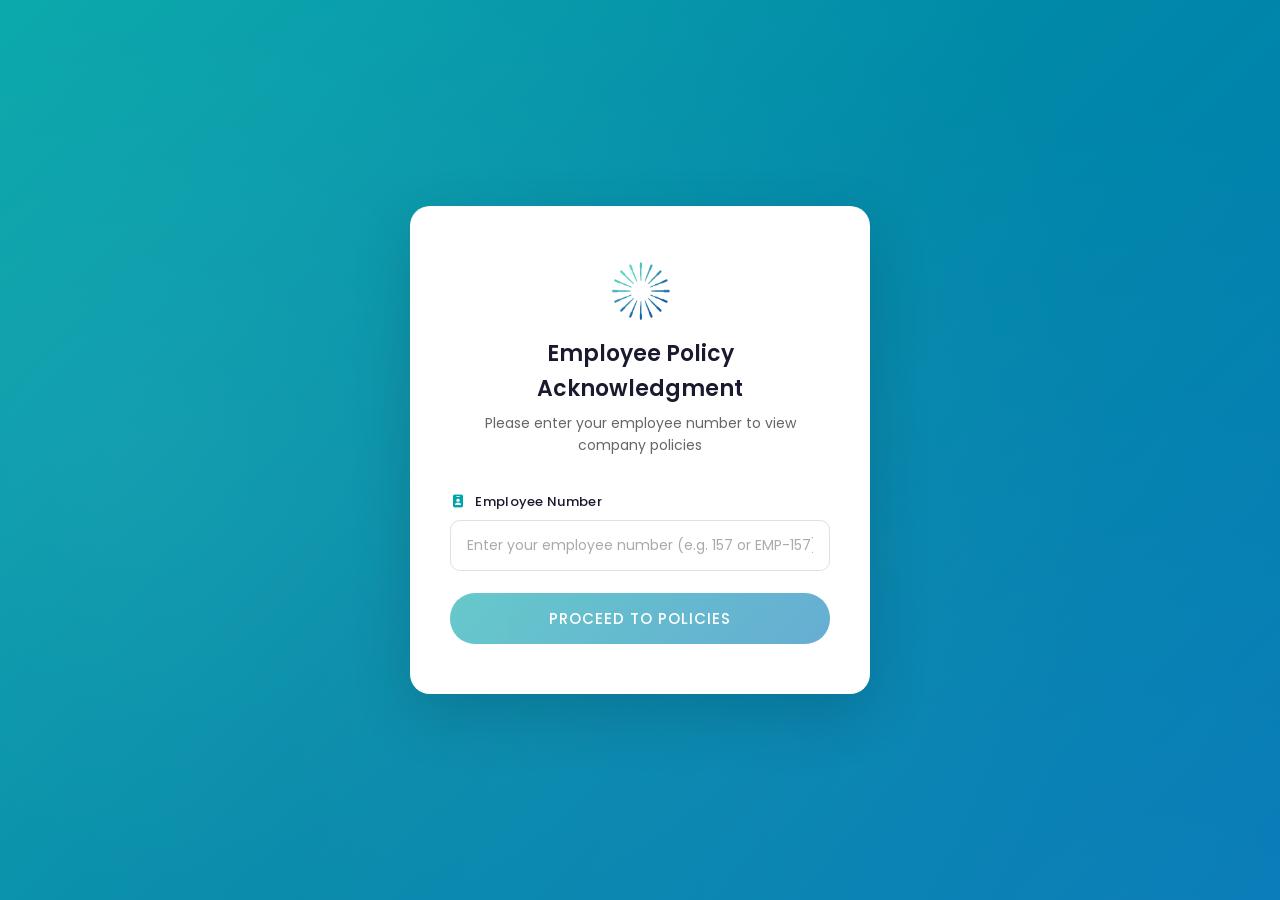
<file: index.html>
<!DOCTYPE html>
<html lang="en">
<head>
    <meta charset="UTF-8">
    <meta name="viewport" content="width=device-width, initial-scale=1.0">
    <title>Employee Policy Acknowledgment - Brand Soluxions Inc.</title>
    <link rel="icon" type="image/png" href="assets/images/Logo.png">
    <link href="https://fonts.googleapis.com/css2?family=Poppins:wght@300;400;500;600;700&display=swap" rel="stylesheet">
    <link rel="stylesheet" href="https://cdnjs.cloudflare.com/ajax/libs/font-awesome/6.4.0/css/all.min.css">
    <link rel="stylesheet" href="assets/css/style.css">
</head>
<body>
    <div class="login-page">
        <div class="login-card">
            <div class="login-logo">
                <img src="assets/images/Logo.png" alt="Brand Soluxions Inc.">
            </div>

            <div class="login-title">
                <h1>Employee Policy Acknowledgment</h1>
                <p>Please enter your employee number to view company policies</p>
            </div>

            <div id="alertBox"></div>

            <form id="loginForm" novalidate>
                <div class="form-group">
                    <label for="employee_number"><i class="fas fa-id-badge"></i> Employee Number</label>
                    <input type="text" id="employee_number" name="employee_number" placeholder="Enter your employee number (e.g. 157 or EMP-157)" required autocomplete="off">
                    <div class="error-message" id="empNumError">Please enter a valid employee number</div>
                </div>

                <div class="employee-preview" id="employeePreview">
                    <div class="employee-preview-icon">
                        <i class="fas fa-user-check"></i>
                    </div>
                    <div class="employee-preview-info">
                        <strong id="previewName"></strong>
                        <span id="previewDept"></span>
                    </div>
                </div>

                <div class="form-group" id="pinGroup" style="display:none;">
                    <label for="pin_input"><i class="fas fa-lock"></i> PIN</label>
                    <input type="password" id="pin_input" name="pin_input" placeholder="Enter your PIN" autocomplete="off">
                    <div class="error-message" id="pinError">Incorrect PIN</div>
                </div>

                <button type="submit" class="btn btn-primary" id="submitBtn" disabled>
                    <span id="btnText">PROCEED TO POLICIES</span>
                </button>
            </form>
        </div>
    </div>

    <script>
var employees = {"EMP-000":{"name":"Nicholai Catral","first_name":"Nicholai","last_name":"Catral","middle_name":"Guiang","department":"CEO","position":"Chief Executive Officer","pin":"1234"},"EMP-001":{"name":"Dennis Admana","first_name":"Dennis","last_name":"Admana","middle_name":"Vidal","department":"Production","position":"Production Operation - Support Officer","pin":"1234"},"EMP-002":{"name":"Randy Paligar","first_name":"Randy","last_name":"Paligar","middle_name":"Capua","department":"Warehouse & Logistics","position":"Warehouse & Logistics Supervisor","pin":"1234"},"EMP-003":{"name":"Aisel Encinares","first_name":"Aisel","last_name":"Encinares","middle_name":"Gutierrez","department":"Support Services","position":"Senior Support Services Manager","pin":"1234"},"EMP-004":{"name":"Angeli Mari San Luis","first_name":"Angeli Mari","last_name":"San Luis","middle_name":"Datu","department":"Admin","position":"Admin Manager","pin":"1234"},"EMP-005":{"name":"Lorna Buama","first_name":"Lorna","last_name":"Buama","middle_name":"Ravago","department":"Production","position":"Planning & Admin Supervisor","pin":"1234"},"EMP-006":{"name":"Mark Lester Miedes","first_name":"Mark Lester","last_name":"Miedes","middle_name":"Fernandez","department":"Quality Control & Assurance","position":"QC Line Inspector","pin":"1234"},"EMP-007":{"name":"Michelle San Jose","first_name":"Michelle","last_name":"San Jose","middle_name":"Lustado","department":"Warehouse & Logistics","position":"Senior Warehouse & Logistics Supervisor","pin":"1234"},"EMP-008":{"name":"Julie Ann Awit","first_name":"Julie Ann","last_name":"Awit","middle_name":"Dela Cruz","department":"Purchasing","position":"Purchasing Supervisor","pin":"1234"},"EMP-009":{"name":"Jonieva Nicoleth Botin","first_name":"Jonieva Nicoleth","last_name":"Botin","middle_name":"Padilla","department":"Quality Control & Assurance","position":"QC Line Inspector","pin":"1234"},"EMP-010":{"name":"Jhon Dela Cruz","first_name":"Jhon","last_name":"Dela Cruz","middle_name":"David","department":"Warehouse & Logistics","position":"Warehouse Specialist","pin":"1234"},"EMP-011":{"name":"Lyka Salimbot","first_name":"Lyka","last_name":"Salimbot","middle_name":"Opanda","department":"Quality Control & Assurance","position":"QC Line Inspector","pin":"1234"},"EMP-012":{"name":"Maybelle Degala","first_name":"Maybelle","last_name":"Degala","middle_name":"Roxas","department":"Production","position":"TL Pillow Pack - Area 2","pin":"1234"},"EMP-014":{"name":"Alan Pamada","first_name":"Alan","last_name":"Pamada","middle_name":"Cam","department":"Warehouse & Logistics","position":"Dispensing Staff - Area 1","pin":"1234"},"EMP-015":{"name":"Reinier John Maniago","first_name":"Reinier John","last_name":"Maniago","middle_name":"Panaligan","department":"Quality Control & Assurance","position":"QC Analyst - Soap","pin":"1234"},"EMP-016":{"name":"Amiel Gutierrez","first_name":"Amiel","last_name":"Gutierrez","middle_name":"San Juan","department":"Warehouse & Logistics","position":"Forklift Operator & Delivery Helper/Stockman","pin":"1234"},"EMP-017":{"name":"John Kenneth Balmeo","first_name":"John Kenneth","last_name":"Balmeo","middle_name":"Francisco","department":"Production","position":"Production Preparation- Compounding","pin":"1234"},"EMP-018":{"name":"Paula Jean San Juan","first_name":"Paula Jean","last_name":"San Juan","middle_name":"Campo","department":"Quality Control & Assurance","position":"QC Line Inspector","pin":"1234"},"EMP-019":{"name":"Charyleen Lou Meraña","first_name":"Charyleen Lou","last_name":"Meraña","middle_name":"Natividad","department":"Warehouse & Logistics","position":"Inventory Controller Specialist","pin":"1234"},"EMP-020":{"name":"Michael Francisco","first_name":"Michael","last_name":"Francisco","middle_name":"Villaflores","department":"Warehouse & Logistics","position":"TL Dispensing - Area 1","pin":"1234"},"EMP-021":{"name":"Mark John Quirap","first_name":"Mark John","last_name":"Quirap","middle_name":"Bual","department":"Production","position":"TL Compounding - Area 1","pin":"1234"},"EMP-022":{"name":"Airon John Leysa","first_name":"Airon John","last_name":"Leysa","middle_name":"Talavera","department":"Production","position":"Production Staff","pin":"1234"},"EMP-023":{"name":"Joey Tayoto","first_name":"Joey","last_name":"Tayoto","middle_name":"Calibo","department":"Production","position":"Production Staff","pin":"1234"},"EMP-024":{"name":"Russel Bautista","first_name":"Russel","last_name":"Bautista","middle_name":"San Juan","department":"Production","position":"TL Compounding - Area 2","pin":"1234"},"EMP-025":{"name":"Earnest Joy Nolasco","first_name":"Earnest Joy","last_name":"Nolasco","middle_name":"Cerafica","department":"Research & Development","position":"Junior Formulator","pin":"1234"},"EMP-026":{"name":"Jianne Mae Santos","first_name":"Jianne Mae","last_name":"Santos","middle_name":"Dilidili","department":"Sales","position":"Sales Staff","pin":"1234"},"EMP-027":{"name":"Danica Castillo","first_name":"Danica","last_name":"Castillo","middle_name":"Gagula","department":"Production","position":"Compounding Production Supervisor","pin":"1234"},"EMP-029":{"name":"Erickson Roxas","first_name":"Erickson","last_name":"Roxas","middle_name":"San Juan","department":"Warehouse & Logistics","position":"Driver","pin":"1234"},"EMP-030":{"name":"Mikee Bauyon","first_name":"Mikee","last_name":"Bauyon","middle_name":"Peñada","department":"Human Resources","position":"Compensation & Benefits Supervisor","pin":"1234"},"EMP-031":{"name":"Rai Von Ree Fontanilla","first_name":"Rai Von Ree","last_name":"Fontanilla","middle_name":"Sacil","department":"Warehouse & Logistics","position":"TL - Material Premix Preparation","pin":"1234"},"EMP-032":{"name":"Rodolfo San Felipe","first_name":"Rodolfo","last_name":"San Felipe","middle_name":"Maybituin","department":"Warehouse & Logistics","position":"Dispensing Staff - Area 2","pin":"1234"},"EMP-033":{"name":"Maica Regidor","first_name":"Maica","last_name":"Regidor","middle_name":"Bernardo","department":"Production","position":"Data Encoder","pin":"1234"},"EMP-034":{"name":"Jeralyn Catarining","first_name":"Jeralyn","last_name":"Catarining","middle_name":"Makidato","department":"Production","position":"Production Staff","pin":"1234"},"EMP-035":{"name":"Ersan Solidor Jr.","first_name":"Ersan","last_name":"Solidor Jr.","middle_name":"Silayan","department":"Production","position":"Production Staff","pin":"1234"},"EMP-036":{"name":"Josephine Dela Rosa","first_name":"Josephine","last_name":"Dela Rosa","middle_name":"Villegas","department":"Production","position":"Production Staff","pin":"1234"},"EMP-037":{"name":"Nathaniel Perez","first_name":"Nathaniel","last_name":"Perez","middle_name":"Mendoza","department":"Production","position":"Production Staff","pin":"1234"},"EMP-038":{"name":"Ahlen Ken Batalon","first_name":"Ahlen Ken","last_name":"Batalon","middle_name":"Alasco","department":"Marketing & Creative","position":"Marketing & Creative Supervisor","pin":"1234"},"EMP-039":{"name":"Olivar Ocampo","first_name":"Olivar","last_name":"Ocampo","middle_name":"Castañeda","department":"Admin","position":"Utility Personnel","pin":"1234"},"EMP-040":{"name":"Rhodora Evangelista","first_name":"Rhodora","last_name":"Evangelista","middle_name":"Amaba","department":"Production","position":"Production Staff","pin":"1234"},"EMP-041":{"name":"Alizza Lustado","first_name":"Alizza","last_name":"Lustado","middle_name":"Santos","department":"Admin","position":"Facility & Supplies Supervisor","pin":"1234"},"EMP-042":{"name":"Vincent Harvey Mata","first_name":"Vincent Harvey","last_name":"Mata","middle_name":"Espiritu Santo","department":"Quality Control & Assurance","position":"QC Supervisor","pin":"1234"},"EMP-043":{"name":"Miradeth Aglibot","first_name":"Miradeth","last_name":"Aglibot","middle_name":"Ogdiman","department":"Production","position":"Production Staff","pin":"1234"},"EMP-044":{"name":"Leonardo Moya","first_name":"Leonardo","last_name":"Moya","middle_name":"Concha","department":"Executive","position":"Executive Driver","pin":"1234"},"EMP-045":{"name":"Robert Malate","first_name":"Robert","last_name":"Malate","middle_name":"De Guzman","department":"Warehouse & Logistics","position":"Inventory Clerk","pin":"1234"},"EMP-046":{"name":"Mark Ivan Detera","first_name":"Mark Ivan","last_name":"Detera","middle_name":"Hizarsa","department":"Production","position":"Production Staff","pin":"1234"},"EMP-047":{"name":"Mario De Pancho Jr.","first_name":"Mario","last_name":"De Pancho Jr.","middle_name":"Molina","department":"Production","position":"Production Staff","pin":"1234"},"EMP-048":{"name":"Maricel Lustado","first_name":"Maricel","last_name":"Lustado","middle_name":"San Jose","department":"Admin","position":"Utility Personnel","pin":"1234"},"EMP-049":{"name":"Jaybee Galliguez","first_name":"Jaybee","last_name":"Galliguez","middle_name":"Julian","department":"Plant Maintenance","position":"Facility Technician","pin":"1234"},"EMP-050":{"name":"Joan Javier","first_name":"Joan","last_name":"Javier","middle_name":"Nepomuceno","department":"Quality Control & Assurance","position":"QC Line Inspector","pin":"1234"},"EMP-051":{"name":"Christian Noel Clemente","first_name":"Christian Noel","last_name":"Clemente","middle_name":"Salmorin","department":"Production","position":"Production Staff","pin":"1234"},"EMP-052":{"name":"Jeffrey Santos","first_name":"Jeffrey","last_name":"Santos","middle_name":"Quiambao","department":"Warehouse & Logistics","position":"Warehouse Checker  - Angono","pin":"1234"},"EMP-053":{"name":"Joerghie Anne Moreno","first_name":"Joerghie Anne","last_name":"Moreno","middle_name":"Isidro","department":"Quality Control & Assurance","position":"QC Line Inspector","pin":"1234"},"EMP-054":{"name":"Garry Zaldy Javier","first_name":"Garry Zaldy","last_name":"Javier","middle_name":"Cuya","department":"Production","position":"Production Staff","pin":"1234"},"EMP-055":{"name":"Gibsean Jay Apines","first_name":"Gibsean Jay","last_name":"Apines","middle_name":"Arellano","department":"Production","position":"Production Staff","pin":"1234"},"EMP-056":{"name":"Erma Barreto","first_name":"Erma","last_name":"Barreto","middle_name":"Soliven","department":"Executive","position":"Chief Commercial Officer","pin":"1234"},"EMP-061":{"name":"Serlouis Fontanilla","first_name":"Serlouis","last_name":"Fontanilla","middle_name":"Tabios","department":"Production","position":"TL Cutting - Area 1","pin":"1234"},"EMP-067":{"name":"Ayan Capellan","first_name":"Ayan","last_name":"Capellan","middle_name":"Cesar","department":"Warehouse & Logistics","position":"TL Dispensing - Area 2","pin":"1234"},"EMP-068":{"name":"Jameslee Capistrano","first_name":"Jameslee","last_name":"Capistrano","middle_name":"Avillanida","department":"Warehouse & Logistics","position":"Dispensing Staff - Area 1","pin":"1234"},"EMP-069":{"name":"Ruzzel Jerzce Congollo","first_name":"Ruzzel Jerzce","last_name":"Congollo","middle_name":"Tandayu","department":"Warehouse & Logistics","position":"Delivery Helper / Stockman","pin":"1234"},"EMP-071":{"name":"Al Jason Haguimit","first_name":"Al Jason","last_name":"Haguimit","middle_name":"Sarco","department":"Production","position":"Production Staff","pin":"1234"},"EMP-073":{"name":"Kirk Mongote","first_name":"Kirk","last_name":"Mongote","middle_name":"Valencia","department":"Warehouse & Logistics","position":"Warehouse Checker  - Taytay","pin":"1234"},"EMP-077":{"name":"Kenneth John Villaraza","first_name":"Kenneth John","last_name":"Villaraza","middle_name":"Jintula","department":"Warehouse & Logistics","position":"Delivery Helper / Stockman","pin":"1234"},"EMP-082":{"name":"Rowell Malaguplo","first_name":"Rowell","last_name":"Malaguplo","middle_name":"Orteza","department":"Purchasing","position":"Technical Analyst","pin":"1234"},"EMP-083":{"name":"Cyrell Jade Navarro","first_name":"Cyrell Jade","last_name":"Navarro","middle_name":"Crisologo","department":"Production","position":"Data Encoder","pin":"1234"},"EMP-087":{"name":"Bernard Hermida","first_name":"Bernard","last_name":"Hermida","middle_name":"","department":"Warehouse & Logistics","position":"Dispensing Staff - Area 2","pin":"1234"},"EMP-088":{"name":"Kirstein Kyla De Leon","first_name":"Kirstein Kyla","last_name":"De Leon","middle_name":"Ramos","department":"Quality Control & Assurance","position":"Document Controller","pin":"1234"},"EMP-089":{"name":"Xandra Zuñiga","first_name":"Xandra","last_name":"Zuñiga","middle_name":"Morata","department":"Research & Development","position":"Research & Development Manager","pin":"1234"},"EMP-093":{"name":"Elleonor Lirio","first_name":"Elleonor","last_name":"Lirio","middle_name":"Nievera","department":"Human Resources","position":"Company Nurse","pin":"1234"},"EMP-094":{"name":"Reniel Gallar","first_name":"Reniel","last_name":"Gallar","middle_name":"Santos","department":"Marketing & Creative","position":"Multimedia Artist","pin":"1234"},"EMP-096":{"name":"Justine Garrovillas","first_name":"Justine","last_name":"Garrovillas","middle_name":"Fombuena","department":"Warehouse & Logistics","position":"Dispensing Staff - Area 2","pin":"1234"},"EMP-097":{"name":"Diane Vocal","first_name":"Diane","last_name":"Vocal","middle_name":"Celebre","department":"Human Resources","position":"Recruitment Staff","pin":"1234"},"EMP-108":{"name":"Norielle Marquez","first_name":"Norielle","last_name":"Marquez","middle_name":"Saldana","department":"Warehouse & Logistics","position":"Compounding Materials Preparation","pin":"1234"},"EMP-109":{"name":"Ryan Merioles","first_name":"Ryan","last_name":"Merioles","middle_name":"Pueblos","department":"Plant Maintenance Office","position":"Plant Maintenance Manager","pin":"1234"},"EMP-110":{"name":"Mikko Sumagui","first_name":"Mikko","last_name":"Sumagui","middle_name":"Astijada","department":"Warehouse & Logistics","position":"Compounding Materials Preparation","pin":"1234"},"EMP-122":{"name":"Irene Montes","first_name":"Irene","last_name":"Montes","middle_name":"Gonzalvo","department":"Finance & Accounting","position":"Finance & Accounting Manager","pin":"1234"},"EMP-125":{"name":"Albert Pelaez","first_name":"Albert","last_name":"Pelaez","middle_name":"Margate","department":"Admin","position":"Utility Personnel","pin":"1234"},"EMP-131":{"name":"Anri Francisco","first_name":"Anri","last_name":"Francisco","middle_name":"Reyes","department":"Quality Control & Assurance","position":"QC Analyst - Soap","pin":"1234"},"EMP-132":{"name":"Drake Aldrin Ignacio","first_name":"Drake Aldrin","last_name":"Ignacio","middle_name":"Aldrin","department":"Warehouse & Logistics","position":"Dispensing Staff - Area 1","pin":"1234"},"EMP-139":{"name":"Jan Krizyl Gozum","first_name":"Jan Krizyl","last_name":"Gozum","middle_name":"Ruedas","department":"Purchasing","position":"Purchasing Staff","pin":"1234"},"EMP-140":{"name":"Ronalyn Evasco","first_name":"Ronalyn","last_name":"Evasco","middle_name":"Porral","department":"Finance & Accounting","position":"General Accountant","pin":"1234"},"EMP-142":{"name":"Jason Giray","first_name":"Jason","last_name":"Giray","middle_name":"Plandiano","department":"Warehouse & Logistics","position":"Delivery Helper / Stockman","pin":"1234"},"EMP-143":{"name":"Angelica Banua","first_name":"Angelica","last_name":"Banua","middle_name":"Santos","department":"Finance & Accounting","position":"General Accountant","pin":"1234"},"EMP-144":{"name":"Kreshield Pabulayan","first_name":"Kreshield","last_name":"Pabulayan","middle_name":"Obaña","department":"Purchasing","position":"Purchasing Manager","pin":"1234"},"EMP-147":{"name":"Bon Jovi Tilbe","first_name":"Bon Jovi","last_name":"Tilbe","middle_name":"Zapanta","department":"Production","position":"Production Staff","pin":"1234"},"EMP-149":{"name":"Nicole Aliling","first_name":"Nicole","last_name":"Aliling","middle_name":"Eredera","department":"Admin","position":"Admin Staff","pin":"1234"},"EMP-150":{"name":"Francin Alysson Reyes","first_name":"Francin Alysson","last_name":"Reyes","middle_name":"Dela Rosa","department":"Human Resources","position":"HR Staff - Recruitment","pin":"1234"},"EMP-151":{"name":"Allyssa Joy Fermin","first_name":"Allyssa Joy","last_name":"Fermin","middle_name":"Celebre","department":"Human Resources","position":"HR Staff - Compensation & Benefits","pin":"1234"},"EMP-152":{"name":"Leandrea Valdez","first_name":"Leandrea","last_name":"Valdez","middle_name":"Drio","department":"Human Resources","position":"HR Staff - Employee Relations","pin":"1234"},"EMP-157":{"name":"Eduardo Norberte Jr","first_name":"Eduardo","last_name":"Norberte Jr","middle_name":"Santos","department":"Admin","position":"IT Supervisor","pin":"1234"},"EMP-162":{"name":"Enrico Dizon","first_name":"Enrico","last_name":"Dizon","middle_name":"Enrico","department":"Warehouse & Logistics","position":"Production Staff","pin":"1234"},"EMP-166":{"name":"Raycyril Mayang","first_name":"Raycyril","last_name":"Mayang","middle_name":"Garcia","department":"Production","position":"Production Staff","pin":"1234"},"EMP-167":{"name":"Alvin Pavia","first_name":"Alvin","last_name":"Pavia","middle_name":"Cruz","department":"Warehouse & Logistics","position":"Driver","pin":"1234"},"EMP-169":{"name":"Jhon Arvin Fermin","first_name":"Jhon Arvin","last_name":"Fermin","middle_name":"Celebre","department":"Production","position":"Production Staff","pin":"1234"},"EMP-181":{"name":"Sherlance Gondraneos","first_name":"Sherlance","last_name":"Gondraneos","middle_name":"Brazo","department":"Production","position":"Production Staff","pin":"1234"},"EMP-187":{"name":"Ma. Karen San Juan","first_name":"Ma. Karen","last_name":"San Juan","middle_name":"San Juan","department":"Production","position":"Delivery Helper / Stockman","pin":"1234"},"EMP-188":{"name":"Teody Teberio","first_name":"Teody","last_name":"Teberio","middle_name":"Asim","department":"Warehouse & Logistics","position":"Production Staff","pin":"1234"},"EMP-196":{"name":"Rodomer Jr. Naron","first_name":"Rodomer Jr.","last_name":"Naron","middle_name":"Ocon","department":"Warehouse & Logistics","position":"Production Staff","pin":"1234"},"EMP-202":{"name":"Jeffson Delos Santos","first_name":"Jeffson","last_name":"Delos Santos","middle_name":"Santiago","department":"Finance & Accounting","position":"Production Staff","pin":"1234"},"EMP-212":{"name":"Julenio Lising","first_name":"Julenio","last_name":"Lising","middle_name":"Sacramento","department":"Warehouse & Logistics","position":"Production Staff","pin":"1234"},"EMP-219":{"name":"Nelson Palomo","first_name":"Nelson","last_name":"Palomo","middle_name":"Bretania","department":"Operations","position":"Production Staff","pin":"1234"},"EMP-220":{"name":"Jasper Irvin Marilag","first_name":"Jasper Irvin","last_name":"Marilag","middle_name":"Saya-Ang","department":"Finance & Accounting","position":"Production Staff","pin":"1234"},"EMP-221":{"name":"Ronald Dabu","first_name":"Ronald","last_name":"Dabu","middle_name":"Morales","department":"Production","position":"Production Lead- Dismantling","pin":"1234"},"EMP-223":{"name":"Clark Rassel Alegre","first_name":"Clark Rassel","last_name":"Alegre","middle_name":"Vocal","department":"Warehouse & Logistics","position":"Stockman Staff","pin":"1234"},"EMP-224":{"name":"Ella Mae Tongcua","first_name":"Ella Mae","last_name":"Tongcua","middle_name":"Tabjan","department":"Quality Control & Assurance","position":"QC Line Inspector","pin":"1234"},"EMP-225":{"name":"Clare Antonette Lopez","first_name":"Clare Antonette","last_name":"Lopez","middle_name":"Oloroso","department":"Human Resources","position":"Human Resources Manager","pin":"1234"},"EMP-226":{"name":"Tristan Christoper Mataro","first_name":"Tristan Christoper","last_name":"Mataro","middle_name":"Nicolas","department":"Quality Control & Assurance","position":"QC Line Inspector","pin":"1234"},"EMP-227":{"name":"Kyla Ann Torion","first_name":"Kyla Ann","last_name":"Torion","middle_name":"Gerodeo","department":"Quality Control & Assurance","position":"QC Line Inspector","pin":"1234"},"EMP-230":{"name":"John Racel Abad","first_name":"John Racel","last_name":"Abad","middle_name":"Ametin","department":"Warehouse & Logistics","position":"Dispensing Staff","pin":"1234"},"EMP-231":{"name":"Marcelino Jr. San Juan","first_name":"Marcelino Jr.","last_name":"San Juan","middle_name":"Gamo","department":"Warehouse & Logistics","position":"Dispensing Staff","pin":"1234"},"EMP-232":{"name":"Ryan Bustamante","first_name":"Ryan","last_name":"Bustamante","middle_name":"Recomo","department":"Warehouse & Logistics","position":"Dispensing Staff","pin":"1234"},"EMP-233":{"name":"Ricky Fuentes","first_name":"Ricky","last_name":"Fuentes","middle_name":"Ronquillo","department":"Plant Maintenance","position":"Production Technician","pin":"1234"},"EMP-234":{"name":"Precious Kyle Kitma","first_name":"Precious Kyle","last_name":"Kitma","middle_name":"Bondame","department":"Quality Control & Assurance","position":"QC Supervisor","pin":"1234"},"EMP-235":{"name":"Chrisha May Vocal","first_name":"Chrisha May","last_name":"Vocal","middle_name":"Celebre","department":"Warehouse & Logistics","position":"Logistic Staff","pin":"1234"},"EMP-236":{"name":"Kim Candelaria","first_name":"Kim","last_name":"Candelaria","middle_name":"Dacoba","department":"Admin","position":"Utility Personnel","pin":"1234"},"EMP-237":{"name":"John Mico Bajaro","first_name":"John Mico","last_name":"Bajaro","middle_name":"Marin","department":"Warehouse & Logistics","position":"Dispensing Staff","pin":"1234"},"EMP-239":{"name":"Angelo Suson","first_name":"Angelo","last_name":"Suson","middle_name":"","department":"Production","position":"Production Emulsion Operator","pin":"1234"},"EMP-240":{"name":"Marie Jan Silubrico","first_name":"Marie Jan","last_name":"Silubrico","middle_name":"Claveria","department":"Research & Development","position":"Senior Research & Development Manager","pin":"1234"},"EMP-241":{"name":"Franchesca Louie Dionisio","first_name":"Franchesca Louie","last_name":"Dionisio","middle_name":"San Andres","department":"Quality Control & Assurance","position":"QC Line Inspector","pin":"1234"},"EMP-244":{"name":"John Ray Nava","first_name":"John Ray","last_name":"Nava","middle_name":"Jaime","department":"Quality Control & Assurance","position":"QC Analyst- Sunscreen","pin":"1234"},"EMP-245":{"name":"Florida Georgia Nido","first_name":"Florida Georgia","last_name":"Nido","middle_name":"Castillo","department":"Quality Control & Assurance","position":"Document Controller","pin":"1234"},"EMP-246":{"name":"Eigen James Retilba","first_name":"Eigen James","last_name":"Retilba","middle_name":"Del Rosario","department":"Admin","position":"IT Staff","pin":"1234"},"EMP-247":{"name":"Rosendo Jr. Diolata","first_name":"Rosendo Jr.","last_name":"Diolata","middle_name":"Bermas","department":"Warehouse & Logistics","position":"Driver","pin":"1234"},"EMP-248":{"name":"Joseph Sister","first_name":"Joseph","last_name":"Sister","middle_name":"Irinco","department":"Admin","position":"Utility Personnel","pin":"1234"},"EMP-250":{"name":"Deolanda Bautista","first_name":"Deolanda","last_name":"Bautista","middle_name":"Apresto","department":"Purchasing","position":"Purchasing Staff","pin":"1234"},"EMP-251":{"name":"Bengie Dioso","first_name":"Bengie","last_name":"Dioso","middle_name":"Montes","department":"Production","position":"Production Operator-Cutting","pin":"1234"},"EMP-252":{"name":"Rona Joy Reyes","first_name":"Rona Joy","last_name":"Reyes","middle_name":"Barreda","department":"Production","position":"Production Team Leader-Pillowpack","pin":"1234"},"EMP-253":{"name":"Michael Zeta","first_name":"Michael","last_name":"Zeta","middle_name":"Valdez","department":"Production","position":"Production Sorting-Cutting","pin":"1234"},"EMP-254":{"name":"Ma. Daisy Wenceslao","first_name":"Ma. Daisy","last_name":"Wenceslao","middle_name":"Gines","department":"Production","position":"Production Inspector-Cutting","pin":"1234"},"EMP-255":{"name":"April Anne Padallan","first_name":"April Anne","last_name":"Padallan","middle_name":"Bangot","department":"Production","position":"Production Inspector-Stamping","pin":"1234"},"EMP-256":{"name":"Karen Cabañero","first_name":"Karen","last_name":"Cabañero","middle_name":"Nabor","department":"Production","position":"Production Sorting-Stamping","pin":"1234"},"EMP-257":{"name":"Jhune Ihra Aparejado","first_name":"Jhune Ihra","last_name":"Aparejado","middle_name":"Hallig","department":"Production","position":"Production Inspector-Cutting","pin":"1234"},"EMP-258":{"name":"Lovi Agawa","first_name":"Lovi","last_name":"Agawa","middle_name":"Kien","department":"Production","position":"Production Sorting-Stamping","pin":"1234"},"EMP-259":{"name":"Janiel Lorente","first_name":"Janiel","last_name":"Lorente","middle_name":"Gutierrez","department":"Research & Development","position":"Junior Formulator","pin":"1234"},"EMP-242":{"name":"Dikembie Bernardo","first_name":"Dikembie","last_name":"Bernardo","middle_name":"San Juan","department":"Production","position":"Production Operator - Cutting (2nd Line)","pin":"1234"},"EMP-243":{"name":"Jaime Jr. Toledana","first_name":"Jaime Jr.","last_name":"Toledana","middle_name":"Aguilar","department":"Production","position":"Production Preparation- Compounding","pin":"1234"},"EMP-249":{"name":"Don Ivan Paras","first_name":"Don Ivan","last_name":"Paras","middle_name":"Pinote","department":"Production","position":"Production Operator- Compounding","pin":"1234"},"EMP-260":{"name":"Mark Anthony Tude","first_name":"Mark Anthony","last_name":"Tude","middle_name":"Suela","department":"Plant Maintenance","position":"Production Maintenance Technician","pin":"1234"},"EMP-261":{"name":"Missy Harilla","first_name":"Missy","last_name":"Harilla","middle_name":"Agawa","department":"Production","position":"Production Operator- Stamping (2nd Line)","pin":"1234"},"EMP-263":{"name":"Shela Mae Paler","first_name":"Shela Mae","last_name":"Paler","middle_name":"","department":"Production","position":"Production Operator- Crating","pin":"1234"},"EMP-264":{"name":"Judy Anne Ranes","first_name":"Judy Anne","last_name":"Ranes","middle_name":"De Jesus","department":"Production","position":"Production Sorting- Cutting (2nd Line)","pin":"1234"},"EMP-265":{"name":"Jan Paul Vilar","first_name":"Jan Paul","last_name":"Vilar","middle_name":"Verana","department":"Production","position":"Production Curing/Levelling- Compounding","pin":"1234"},"EMP-266":{"name":"Joan Barrogo","first_name":"Joan","last_name":"Barrogo","middle_name":"Bernulla","department":"Production","position":"Production Team Leader- Cutting (Both lines)","pin":"1234"},"EMP-267":{"name":"Michael Admiral Santiago","first_name":"Michael Admiral","last_name":"Santiago","middle_name":"Rosete","department":"Quality Control & Assurance","position":"QCAD Manager","pin":"1234"},"EMP-268":{"name":"Ramil Cunot","first_name":"Ramil","last_name":"Cunot","middle_name":"Arizobal","department":"Warehouse & Logistics","position":"Truck Driver","pin":"1234"},"EMP-270":{"name":"Moises Angelo Tabafunda","first_name":"Moises Angelo","last_name":"Tabafunda","middle_name":"Cabral","department":"Production","position":"Production Supervisor","pin":"1234"},"EMP-269":{"name":"Reynaldo Oraño","first_name":"Reynaldo","last_name":"Oraño","middle_name":"Arrogante","department":"Production","position":"Production Manager","pin":"1234"}};
    </script>

    <script>
    document.addEventListener('DOMContentLoaded', function() {
        if (sessionStorage.getItem('employee_name') && sessionStorage.getItem('employee_number')) {
            window.location.href = 'policies.html';
            return;
        }

        var form = document.getElementById('loginForm');
        var empNum = document.getElementById('employee_number');
        var empNumError = document.getElementById('empNumError');
        var pinInput = document.getElementById('pin_input');
        var pinError = document.getElementById('pinError');
        var pinGroup = document.getElementById('pinGroup');
        var submitBtn = document.getElementById('submitBtn');
        var btnText = document.getElementById('btnText');
        var alertBox = document.getElementById('alertBox');
        var preview = document.getElementById('employeePreview');
        var previewName = document.getElementById('previewName');
        var previewDept = document.getElementById('previewDept');

        var validatedEmployee = null;
        var lookupTimer = null;

        function formatId(value) {
            var upper = value.trim().toUpperCase();
            if (upper.indexOf('EMP-') === 0) return upper;
            var num = upper.replace(/\D/g, '');
            if (!num) return upper;
            return 'EMP-' + num.padStart(3, '0');
        }

        function showError(msg) {
            empNumError.textContent = msg;
            empNum.classList.add('error');
            empNumError.classList.add('show');
        }

        function clearError() {
            empNum.classList.remove('error');
            empNumError.classList.remove('show');
        }

        function showPinError(msg) {
            pinError.textContent = msg;
            pinInput.classList.add('error');
            pinError.classList.add('show');
        }

        function clearPinError() {
            pinInput.classList.remove('error');
            pinError.classList.remove('show');
        }

        function showPreview(data) {
            previewName.textContent = data.name;
            previewDept.textContent = data.department + ' — ' + data.position;
            preview.classList.add('show');
        }

        function hidePreview() {
            preview.classList.remove('show');
        }

        function showPinField() {
            pinGroup.style.display = '';
            pinInput.disabled = false;
            pinInput.value = '';
            clearPinError();
            pinInput.focus();
        }

        function hidePinField() {
            pinGroup.style.display = 'none';
            pinInput.disabled = true;
            pinInput.value = '';
            clearPinError();
        }

        function lookupEmployee(value) {
            if (!value) {
                hidePreview();
                hidePinField();
                submitBtn.disabled = true;
                validatedEmployee = null;
                clearError();
                return;
            }

            var formatted = formatId(value);
            var emp = employees[formatted];

            if (emp) {
                clearError();
                var authorizedPositions = ['Chief Executive Officer', 'IT Supervisor', 'IT Staff'];
                validatedEmployee = {
                    employee_id: formatted,
                    name: emp.name,
                    department: emp.department,
                    position: emp.position,
                    can_download: authorizedPositions.indexOf(emp.position) !== -1,
                    pin: emp.pin
                };
                showPreview(validatedEmployee);
                showPinField();
                submitBtn.disabled = false;
            } else {
                hidePreview();
                hidePinField();
                submitBtn.disabled = true;
                validatedEmployee = null;
                if (value.length >= 1) {
                    showError('Employee number not found');
                }
            }
        }

        empNum.addEventListener('input', function() {
            var val = empNum.value.trim();
            clearTimeout(lookupTimer);

            if (!val) {
                hidePreview();
                hidePinField();
                submitBtn.disabled = true;
                validatedEmployee = null;
                clearError();
                return;
            }

            lookupTimer = setTimeout(function() {
                lookupEmployee(val);
            }, 400);
        });

        pinInput.addEventListener('input', function() {
            clearPinError();
        });

        form.addEventListener('submit', function(e) {
            e.preventDefault();

            if (!validatedEmployee) {
                showError('Please enter a valid employee number');
                return;
            }

            var enteredPin = pinInput.value.trim();
            if (!enteredPin) {
                showPinError('Please enter your PIN');
                pinInput.focus();
                return;
            }

            if (enteredPin !== validatedEmployee.pin) {
                showPinError('Incorrect PIN');
                pinInput.focus();
                return;
            }

            clearPinError();
            submitBtn.disabled = true;
            btnText.innerHTML = '<span class="spinner"></span> PROCESSING...';

            sessionStorage.setItem('employee_name', validatedEmployee.name);
            sessionStorage.setItem('employee_number', validatedEmployee.employee_id);
            sessionStorage.setItem('employee_department', validatedEmployee.department);
            sessionStorage.setItem('employee_position', validatedEmployee.position);
            sessionStorage.setItem('can_download', validatedEmployee.can_download ? '1' : '0');
            sessionStorage.setItem('is_default_pin', enteredPin === '1234' ? '1' : '0');

            window.location.href = 'policies.html';
        });
    });
    </script>
</body>
</html>
</file>
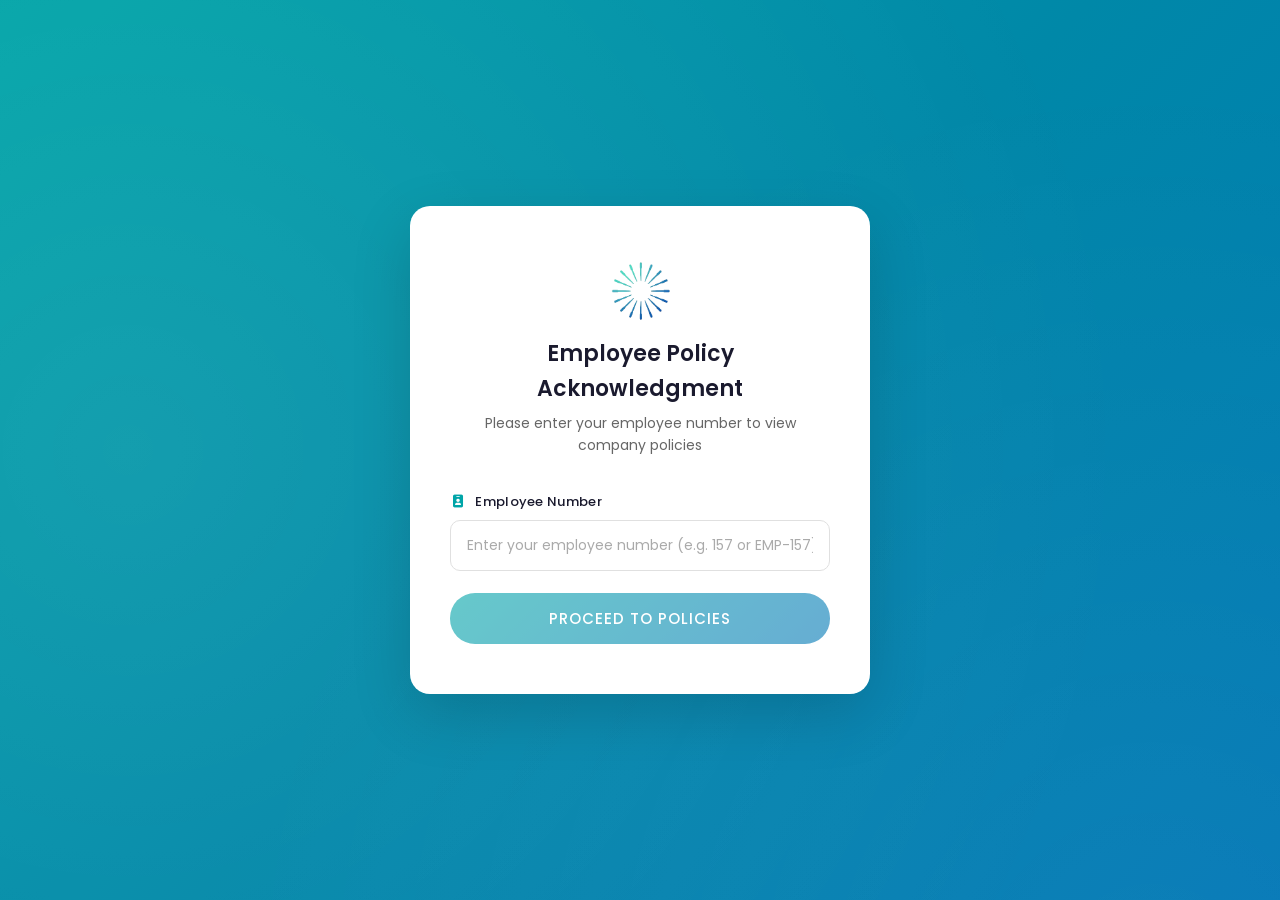
<file: policies.html>
<!DOCTYPE html>
<html lang="en">
<head>
    <meta charset="UTF-8">
    <meta name="viewport" content="width=device-width, initial-scale=1.0">
    <title>Company Policies - Brand Soluxions Inc.</title>
    <link rel="icon" type="image/png" href="assets/images/Logo.png">
    <link href="https://fonts.googleapis.com/css2?family=Poppins:wght@300;400;500;600;700&display=swap" rel="stylesheet">
    <link rel="stylesheet" href="https://cdnjs.cloudflare.com/ajax/libs/font-awesome/6.4.0/css/all.min.css">
    <link rel="stylesheet" href="assets/css/style.css">
</head>
<body>

    <!-- Header -->
    <header class="policy-header">
        <div class="header-inner">
            <div class="header-left">
                <img src="assets/images/HeaderLogo.png" alt="Brand Soluxions Inc.">
            </div>
            <span class="header-center">Company Policies</span>
            <button class="burger-btn" id="burgerBtn" aria-label="Menu">
                <span></span>
                <span></span>
                <span></span>
            </button>
        </div>
    </header>

    <!-- Side Panel -->
    <div class="side-panel-overlay" id="sidePanelOverlay"></div>
    <aside class="side-panel" id="sidePanel">
        <div class="side-panel-header">
            <span>Menu</span>
            <button class="side-panel-close" id="sidePanelClose" aria-label="Close"><i class="fas fa-times"></i></button>
        </div>
        <div class="side-panel-profile">
            <div class="side-panel-avatar">
                <i class="fas fa-user"></i>
            </div>
            <div class="side-panel-info">
                <strong id="empNameDisplay"></strong>
                <span id="empNumDisplay"></span>
                <span class="side-panel-role" id="empPosDisplay"></span>
            </div>
        </div>
        <div class="side-panel-clock">
            <div class="side-panel-time" id="sidePanelTime"></div>
            <div class="side-panel-date" id="sidePanelDate"></div>
        </div>
        <nav class="side-panel-nav" id="sidePanelNav">
            <!-- Download button injected by JS if authorized -->
            <a href="index.html" class="side-panel-link side-panel-link-danger" id="logoutBtn">
                <i class="fas fa-right-from-bracket"></i> Logout
            </a>
        </nav>
        <div class="side-panel-footer">
            <img src="assets/images/Logo.png" alt="Brand Soluxions Inc.">
            <p id="footerYear"></p>
        </div>
    </aside>

    <!-- Hero -->
    <section class="page-hero">
        <div class="container">
            <h1><i class="fas fa-file-shield" style="margin-right: 12px; opacity: 0.9;"></i>Brand Soluxions Inc. Policies</h1>
            <p>Know the standards. Own the excellence.</p>
        </div>
    </section>

    <!-- Content -->
    <section class="policies-content">
        <div class="container">

            <!-- Welcome Banner -->
            <div class="welcome-banner fade-in">
                <div class="welcome-icon">
                    <i class="fas fa-hand-sparkles"></i>
                </div>
                <div class="welcome-text">
                    <h2 id="welcomeMsg">Welcome!</h2>
                    <p>Thank you for taking the time to review our company policies. These guidelines are the foundation of how we work together, uphold quality, and protect each other. Take your time reading through each section &mdash; your understanding makes our workplace better for everyone.</p>
                </div>
            </div>

            <!-- Quick Stats -->
            <div class="quick-stats fade-in">
                <div class="stat-card">
                    <i class="fas fa-industry"></i>
                    <strong>7</strong>
                    <span>cGMP Areas</span>
                </div>
                <div class="stat-card">
                    <i class="fas fa-gavel"></i>
                    <strong>7</strong>
                    <span>Discipline Categories</span>
                </div>
                <div class="stat-card">
                    <i class="fas fa-layer-group"></i>
                    <strong>5</strong>
                    <span>Penalty Types (A-E)</span>
                </div>
                <div class="stat-card">
                    <i class="fas fa-users"></i>
                    <strong>100%</strong>
                    <span>Applies to All</span>
                </div>
            </div>

            <!-- SECTION 1: Basic cGMP -->
            <div class="policy-section">
                <div class="policy-section-header" onclick="toggleSection(this)">
                    <h2><i class="fas fa-industry"></i> Current Good Manufacturing Practices (cGMP)</h2>
                    <i class="fas fa-chevron-down toggle-icon"></i>
                </div>
                <div class="policy-section-body open">
                    <div class="section-intro">
                        <i class="fas fa-quote-left"></i>
                        <p>Our cGMP standards align with <strong>PIC/S</strong> (Pharmaceutical Inspection Co-operation Scheme) &mdash; an international organization that harmonizes Good Manufacturing Practice standards across regulatory authorities worldwide. Every step you take in following these practices directly contributes to the safety and quality of our products.</p>
                    </div>

                    <!-- 1. Documentation -->
                    <div class="cgmp-subsection">
                        <h3><span class="num">1</span> Documentation</h3>
                        <p>Every record tells a story. Keeping our documentation consistent ensures traceability and accountability across the board.</p>
                        <ul>
                            <li>Only <strong>BLACK INK pen</strong> will be used in writing documents.</li>
                            <li>Manner of signing must be clear and legible for paper trail or to identify approval.</li>
                            <li>Manner of writing the date must be uniform following: <strong>MM/DD/YYYY</strong> (e.g., 01/21/2026 or 01.21.2026 or 01-21-2026).</li>
                        </ul>
                        <div class="callout-tip">
                            <i class="fas fa-lightbulb"></i>
                            <span><strong>Quick Reminder:</strong> When in doubt, write clearly. If someone can't read your signature or date 5 years from now, it's as good as missing.</span>
                        </div>
                    </div>

                    <!-- 2. Quality Control -->
                    <div class="cgmp-subsection">
                        <h3><span class="num">2</span> Quality Control</h3>
                        <p>Quality isn't just a department &mdash; it's everyone's responsibility. All quality control documents must be properly maintained and accessible. QC procedures ensure that products meet established specifications and standards before release.</p>
                        <div class="callout-tip">
                            <i class="fas fa-check-circle"></i>
                            <span><strong>Think of it this way:</strong> Would you use a product that skipped quality checks? Neither would our customers.</span>
                        </div>
                    </div>

                    <!-- 3. Premises -->
                    <div class="cgmp-subsection">
                        <h3><span class="num">3</span> Premises</h3>
                        <p>Our workspace reflects our standards. Company premises must be maintained in a clean, orderly, and sanitary condition at all times. All areas must comply with the prescribed environmental and safety standards for manufacturing operations.</p>
                    </div>

                    <!-- 4. Equipment -->
                    <div class="cgmp-subsection">
                        <h3><span class="num">4</span> Equipment</h3>
                        <p>Well-maintained equipment produces well-made products. All equipment used in manufacturing must be properly maintained, calibrated, and operated according to standard procedures. Equipment logs must be kept up to date.</p>
                    </div>

                    <!-- 5. Sanitation & Hygiene -->
                    <div class="cgmp-subsection">
                        <h3><span class="num">5</span> Sanitation &amp; Hygiene</h3>
                        <p>Clean hands, clean products. Strict sanitation and hygiene practices must be followed by all personnel at all times within the manufacturing facility &mdash; proper handwashing, wearing of appropriate attire, and maintaining cleanliness in all work areas.</p>
                        <div class="callout-tip">
                            <i class="fas fa-hand-sparkles"></i>
                            <span><strong>Small habits, big impact:</strong> A 20-second handwash can prevent contamination that could affect thousands of products.</span>
                        </div>
                    </div>

                    <!-- 6. Production -->
                    <div class="cgmp-subsection">
                        <h3><span class="num">6</span> Production</h3>
                        <p>Precision in production means confidence in results.</p>
                        <ul>
                            <li>All production processes must follow approved standard operating procedures.</li>
                            <li>Calibration labels must be posted on a visible side showing:
                                <ul>
                                    <li>Date CALIBRATED</li>
                                    <li>DATE NEXT CALIBRATION</li>
                                    <li>Legible Signature</li>
                                </ul>
                            </li>
                            <li>All materials and products must be properly labeled, documented, and tracked throughout the production process.</li>
                        </ul>
                    </div>

                    <!-- 7. Personnel -->
                    <div class="cgmp-subsection">
                        <h3><span class="num">7</span> Personnel</h3>
                        <p>An informed team is an empowered team. All personnel involved in manufacturing operations must be adequately trained and qualified. Training records must be maintained and updated regularly. You are expected to understand and comply with all cGMP requirements relevant to your duties.</p>
                        <div class="callout-tip">
                            <i class="fas fa-graduation-cap"></i>
                            <span><strong>Your growth matters:</strong> Training isn't just a requirement &mdash; it's an investment in your skills and our shared success.</span>
                        </div>
                    </div>

                    <div class="key-takeaway">
                        <div class="key-takeaway-icon"><i class="fas fa-star"></i></div>
                        <div>
                            <strong>Key Takeaway</strong>
                            <p>cGMP isn't about paperwork &mdash; it's about building products we're all proud of. When you follow these practices, you're protecting our customers, our company, and your fellow team members.</p>
                        </div>
                    </div>
                </div>
            </div>

            <!-- SECTION 2: Code of Discipline -->
            <div class="policy-section">
                <div class="policy-section-header" onclick="toggleSection(this)">
                    <h2><i class="fas fa-gavel"></i> Code of Discipline</h2>
                    <i class="fas fa-chevron-down toggle-icon"></i>
                </div>
                <div class="policy-section-body open">

                    <div class="section-intro">
                        <i class="fas fa-quote-left"></i>
                        <p>A great workplace is built on mutual respect, accountability, and shared responsibility. This Code of Discipline exists not to restrict you, but to create a fair and safe environment where everyone can do their best work. Know the rules, and you'll never have to worry about them.</p>
                    </div>

                    <!-- General Policies -->
                    <div class="general-policies">
                        <h3><i class="fas fa-balance-scale" style="color: var(--primary-color); margin-right: 8px;"></i>Scope &amp; General Policies</h3>
                        <ul>
                            <li>This Code of Conduct shall apply to <strong>ALL employees</strong>.</li>
                            <li>The term "EMPLOYEE" or "CO-EMPLOYEE" refers to all directly hired by Brand Soluxions Inc. regardless of level.</li>
                            <li>The term "PROPERTY" pertains to company equipment, machines, vehicles, documents, records, labels, raw and finished products.</li>
                            <li>Brand Soluxions Inc. reserves the right to implement the provisions of the Labor Code of the Philippines.</li>
                            <li>All actions to resolve or settle grievances shall abide by the relevant provisions of any mechanism installed for such purpose.</li>
                            <li>Penalties imposed are without prejudice to Brand Sol's right to recover material losses as provided for in the Civil Code and revised Penal Code.</li>
                            <li>Employees with offense subject to Type D or committed an offense that warranted 30 working days suspension within 12 months will <strong>NOT</strong> be entitled to any bonuses.</li>
                            <li>Publication in any social media network or giving malicious statements about the Company and/or its products even after employment will be coursed through legal action.</li>
                            <li>Ignorance of the policies declared in this Code shall not justify an employee from non-observance nor from the disciplinary action to be imposed thereon.</li>
                        </ul>
                    </div>

                    <!-- Penalty Schedule Carousel -->
                    <div class="penalty-schedule">
                        <h3><i class="fas fa-list-ol"></i> Schedule of Penalties</h3>
                        <p class="penalty-desc">Offenses that incur disciplinary action are classified under five (5) types:</p>
                        <div class="penalty-carousel" id="penaltyCarousel">
                            <div class="penalty-track" id="penaltyTrack">
                                <!-- Cards rendered twice for infinite loop -->
                                <div class="penalty-slide type-a"><div class="penalty-slide-badge">A</div><strong>Type A</strong><ul><li>1st: Verbal Warning</li><li>2nd: Written Reprimand</li><li>3rd: 3-6 days suspension</li><li>4th: 7-15 days suspension</li><li>5th: 16-30 days with warning</li><li>6th: Dismissal</li></ul><div class="penalty-slide-footer"><i class="fas fa-clock"></i> Condoned after 1 year</div></div>
                                <div class="penalty-slide type-b"><div class="penalty-slide-badge">B</div><strong>Type B</strong><ul><li>1st: Written Reprimand</li><li>2nd: 3-6 days suspension</li><li>3rd: 7-15 days suspension</li><li>4th: 16-30 days with warning</li><li>5th: Dismissal</li></ul><div class="penalty-slide-footer"><i class="fas fa-clock"></i> Condoned after 2 years</div></div>
                                <div class="penalty-slide type-c"><div class="penalty-slide-badge">C</div><strong>Type C</strong><ul><li>1st: 7-15 days suspension</li><li>2nd: 16-30 days with warning</li><li>3rd: Dismissal</li></ul><div class="penalty-slide-footer"><i class="fas fa-clock"></i> Condoned after 3 years</div></div>
                                <div class="penalty-slide type-d"><div class="penalty-slide-badge">D</div><strong>Type D</strong><ul><li>1st: 16-30 days suspension with warning</li><li>2nd: Dismissal</li></ul><div class="penalty-slide-footer"><i class="fas fa-clock"></i> Condoned after 4 years</div></div>
                                <div class="penalty-slide type-e"><div class="penalty-slide-badge">E</div><strong>Type E</strong><ul><li>1st Offense: <strong>Dismissal</strong></li></ul><div class="penalty-slide-footer"><i class="fas fa-clock"></i> Condoned after 5 years (if commuted by CEO)</div></div>
                                <!-- Duplicate for seamless loop -->
                                <div class="penalty-slide type-a"><div class="penalty-slide-badge">A</div><strong>Type A</strong><ul><li>1st: Verbal Warning</li><li>2nd: Written Reprimand</li><li>3rd: 3-6 days suspension</li><li>4th: 7-15 days suspension</li><li>5th: 16-30 days with warning</li><li>6th: Dismissal</li></ul><div class="penalty-slide-footer"><i class="fas fa-clock"></i> Condoned after 1 year</div></div>
                                <div class="penalty-slide type-b"><div class="penalty-slide-badge">B</div><strong>Type B</strong><ul><li>1st: Written Reprimand</li><li>2nd: 3-6 days suspension</li><li>3rd: 7-15 days suspension</li><li>4th: 16-30 days with warning</li><li>5th: Dismissal</li></ul><div class="penalty-slide-footer"><i class="fas fa-clock"></i> Condoned after 2 years</div></div>
                                <div class="penalty-slide type-c"><div class="penalty-slide-badge">C</div><strong>Type C</strong><ul><li>1st: 7-15 days suspension</li><li>2nd: 16-30 days with warning</li><li>3rd: Dismissal</li></ul><div class="penalty-slide-footer"><i class="fas fa-clock"></i> Condoned after 3 years</div></div>
                                <div class="penalty-slide type-d"><div class="penalty-slide-badge">D</div><strong>Type D</strong><ul><li>1st: 16-30 days suspension with warning</li><li>2nd: Dismissal</li></ul><div class="penalty-slide-footer"><i class="fas fa-clock"></i> Condoned after 4 years</div></div>
                                <div class="penalty-slide type-e"><div class="penalty-slide-badge">E</div><strong>Type E</strong><ul><li>1st Offense: <strong>Dismissal</strong></li></ul><div class="penalty-slide-footer"><i class="fas fa-clock"></i> Condoned after 5 years (if commuted by CEO)</div></div>
                            </div>
                        </div>
                    </div>

                    <!-- I. DISHONESTY -->
                    <div class="discipline-category" style="margin-top: 30px;">
                        <div class="discipline-category-title">
                            <i class="fas fa-ban"></i> I. Dishonesty
                        </div>
                        <p class="category-intro">Trust is the backbone of every team. These offenses address actions that undermine honesty and integrity in the workplace.</p>
                        <div class="discipline-table-wrapper">
                            <table class="discipline-table">
                                <thead><tr><th>Article</th><th>Offense</th><th>Penalty</th></tr></thead>
                                <tbody>
                                    <tr><td>I.1</td><td>Theft or stealing, misappropriating or embezzling Company funds or property.</td><td><span class="penalty-badge penalty-E">E</span></td></tr>
                                    <tr><td>I.2</td><td>Theft of property belonging to another person, committed during working time or within Company premises.</td><td><span class="penalty-badge penalty-E">E</span></td></tr>
                                    <tr><td>I.3</td><td>Fraudulent, unauthorized withdrawal/acquisition or release to other persons of Company funds or properties.</td><td><span class="penalty-badge penalty-E">E</span></td></tr>
                                    <tr><td>I.4</td><td>Unauthorized or improper withdrawing of company records, equipment, tools, or other assets from company premises without authority.</td><td><span class="penalty-badge penalty-E">E</span></td></tr>
                                    <tr><td>I.5</td><td>Losing or misplacing Company property.</td><td><span class="penalty-badge penalty-C">C</span></td></tr>
                                    <tr><td>I.6</td><td>Concealing defective work or products.</td><td><span class="penalty-badge penalty-E">E</span></td></tr>
                                    <tr><td>I.7</td><td>Unauthorized possession or use of Company property or products.</td><td><span class="penalty-badge penalty-D">D</span></td></tr>
                                    <tr><td>I.8</td><td>Unauthorized possession or use of client-owned property or products.</td><td><span class="penalty-badge penalty-D">D</span></td></tr>
                                    <tr><td>I.9</td><td>Unauthorized substitution of Company materials, supplies, tools, equipment or products with another.</td><td><span class="penalty-badge penalty-C">C</span></td></tr>
                                    <tr><td>I.10</td><td>Concealing or refusing to report violations of Company rules and regulations.</td><td><span class="penalty-badge penalty-D">D</span></td></tr>
                                    <tr><td>I.11</td><td>Obtaining or attempting to obtain materials based on fraudulent or falsified order and conniving with person(s) doing so.</td><td><span class="penalty-badge penalty-E">E</span></td></tr>
                                    <tr><td>I.12</td><td>Unauthorized altering or forging of company records or documents, or making use of unauthorized altered or forged document.</td><td><span class="penalty-badge penalty-E">E</span></td></tr>
                                    <tr><td>I.13</td><td>Punching in and out for another employee; tampering with or unauthorized altering of one's time record or the time record of another employee.</td><td><span class="penalty-badge penalty-D">D</span></td></tr>
                                    <tr><td>I.14</td><td>Falsifying receipts, vouchers, and other documents.</td><td><span class="penalty-badge penalty-E">E</span></td></tr>
                                    <tr><td>I.15</td><td>Knowingly giving false or misleading information in applications for employment, or giving false information to seek or qualify for any benefit from the Company.</td><td><span class="penalty-badge penalty-E">E</span></td></tr>
                                    <tr><td>I.16</td><td>Offering, soliciting, obtaining or accepting money or anything of value by entering into unauthorized arrangement(s) with supplier(s), client(s) or other outsider(s).</td><td><span class="penalty-badge penalty-E">E</span></td></tr>
                                    <tr><td>I.17</td><td>Failure to report erroneous payment or overpayment of salary, commission, allowance within 72 hours.</td><td><span class="penalty-badge penalty-C">C</span></td></tr>
                                    <tr><td>I.18</td><td>Borrowing or receiving money, commission, or soliciting material favor from suppliers or clients with which the company has business relationships.</td><td><span class="penalty-badge penalty-E">E</span></td></tr>
                                    <tr><td>I.19</td><td>Acting as an accessory to acts or omissions affecting Company funds or property.</td><td><span class="penalty-badge penalty-C">C</span></td></tr>
                                    <tr><td>I.20</td><td>Fraud committed by the employee resulting to the loss of trust and confidence reposed upon him by Management.</td><td><span class="penalty-badge penalty-E">E</span></td></tr>
                                    <tr><td>I.21</td><td>Committing other acts of dishonesty, deceit, fraud, anomaly; conniving with other person(s) to do so.</td><td><span class="penalty-badge penalty-E">E</span></td></tr>
                                </tbody>
                            </table>
                        </div>
                    </div>

                    <!-- II. INEFFICIENCY -->
                    <div class="discipline-category">
                        <div class="discipline-category-title">
                            <i class="fas fa-exclamation-triangle"></i> II. Inefficiency, Negligence of Duty and Violation of Work Standards
                        </div>
                        <p class="category-intro">Excellence requires attention and effort. These standards ensure we all contribute our best to every task and responsibility.</p>
                        <div class="discipline-table-wrapper">
                            <table class="discipline-table">
                                <thead><tr><th>Article</th><th>Offense</th><th>Penalty</th></tr></thead>
                                <tbody>
                                    <tr><td>II.1</td><td>Negligence of employee in the care and use of Company equipment, tools or property resulting or causing damage or injury to persons, property or product.</td><td><span class="penalty-badge penalty-D">D</span></td></tr>
                                    <tr><td>II.2</td><td>Unauthorized asking/requesting and receiving/acceptance of money or anything of value as consideration for an act, decision, or service.</td><td><span class="penalty-badge penalty-E">E</span></td></tr>
                                    <tr><td>II.3</td><td>Fraud or misrepresentation for offering or accepting anything of value for a job or favorable condition of employment.</td><td><span class="penalty-badge penalty-E">E</span></td></tr>
                                    <tr><td>II.4</td><td>Furnishing of incorrect or misleading data or information as a consequence of neglect or failure to conduct proper research.</td><td><span class="penalty-badge penalty-D">D</span></td></tr>
                                    <tr><td>II.5</td><td>Neglect or failure to give due notice or provide needed information within the agreed/required time frame.</td><td><span class="penalty-badge penalty-A">A</span></td></tr>
                                    <tr><td>II.6</td><td>Culpable carelessness, neglect, failure or refusal to follow verbal or written job instructions, established procedures, duties and responsibilities.</td><td><span class="penalty-badge penalty-C">C</span></td></tr>
                                    <tr><td>II.7</td><td>Failure to immediately report theft, loss, spoilage or damage of Company property and concealing violations.</td><td><span class="penalty-badge penalty-D">D</span></td></tr>
                                    <tr><td>II.8</td><td>Misuse or deliberately wasting company's materials / supplies / facilities / time without justifiable reason.</td><td><span class="penalty-badge penalty-C">C</span></td></tr>
                                    <tr><td>II.9</td><td>Causing damage to or loss of materials, parts or equipment, documents and records.</td><td><span class="penalty-badge penalty-D">D</span></td></tr>
                                    <tr><td>II.10</td><td>Tampering of machine setting, thereby compromising efficiency, safety, or disrupting operations.</td><td><span class="penalty-badge penalty-E">E</span></td></tr>
                                    <tr><td>II.11</td><td>Refusing or failing to report for overtime work after confirming willingness or having been scheduled.</td><td><span class="penalty-badge penalty-C">C</span></td></tr>
                                    <tr><td>II.12</td><td>Rendering overtime but not doing the intended task for the overtime period.</td><td><span class="penalty-badge penalty-A">A</span></td></tr>
                                    <tr><td>II.13</td><td>Failure to follow Company Policies and Procedures, Good Manufacturing Practices and Company SOPs.</td><td><span class="penalty-badge penalty-B">B</span></td></tr>
                                    <tr><td>II.14</td><td>Failure or refusal to attend the SOP/GMP or other required training or seminar/activity.</td><td><span class="penalty-badge penalty-B">B</span></td></tr>
                                    <tr><td>II.15</td><td>Gross or habitual neglect of assigned duty.</td><td><span class="penalty-badge penalty-E">E</span></td></tr>
                                    <tr><td>II.16</td><td>Failure to meet the agreed/established performance standards.</td><td><span class="penalty-badge penalty-B">B</span></td></tr>
                                    <tr><td>II.17</td><td>Failure to submit reports on time.</td><td><span class="penalty-badge penalty-A">A</span></td></tr>
                                    <tr><td>II.18</td><td>Sleeping while on duty or working hours.</td><td><span class="penalty-badge penalty-C">C</span></td></tr>
                                    <tr><td>II.19</td><td>Insubordination.</td><td><span class="penalty-badge penalty-C">C</span></td></tr>
                                    <tr><td>II.20</td><td>On the part of the superior &mdash; deliberately condoning, tolerating, or participating in an offense committed by a subordinate.</td><td><span class="penalty-badge penalty-C">C</span></td></tr>
                                    <tr><td>II.21</td><td>On the part of the superior &mdash; allowing the employee to leave premises or change shift without justifiable reason.</td><td><span class="penalty-badge penalty-D">D</span></td></tr>
                                </tbody>
                            </table>
                        </div>
                    </div>

                    <!-- III. UNDESIRABLE CONDUCT -->
                    <div class="discipline-category">
                        <div class="discipline-category-title">
                            <i class="fas fa-user-slash"></i> III. Undesirable Conduct and Behavior
                        </div>
                        <p class="category-intro">How we treat each other defines who we are as a company. Professionalism and respect keep our workplace healthy.</p>
                        <div class="discipline-table-wrapper">
                            <table class="discipline-table">
                                <thead><tr><th>Article</th><th>Offense</th><th>Penalty</th></tr></thead>
                                <tbody>
                                    <tr><td>III.1</td><td>Committing acts which will destroy Company property or products; or impeding/hampering Company operations.</td><td><span class="penalty-badge penalty-E">E</span></td></tr>
                                    <tr><td>III.2</td><td>Vandalism, defacing any part of Company property; unauthorized painting, marking, attaching, setting up, or removal of things.</td><td><span class="penalty-badge penalty-C">C</span></td></tr>
                                    <tr><td>III.3</td><td>Vandalism or defacing any belonging of co-employee, clients, supplier and Company-guests.</td><td><span class="penalty-badge penalty-C">C</span></td></tr>
                                    <tr><td>III.4</td><td>Improperly using or allowing unauthorized persons to use Company supplies, materials, facilities, tools or equipment.</td><td><span class="penalty-badge penalty-C">C</span></td></tr>
                                    <tr><td>III.5</td><td>Operating, using, meddling with machines, tools, or equipment to which the employee had not been assigned or allowed to use.</td><td><span class="penalty-badge penalty-C">C</span></td></tr>
                                    <tr><td>III.6</td><td>Disclosing of one's personal compensation or compensation of co-employees.</td><td><span class="penalty-badge penalty-B">B</span></td></tr>
                                    <tr><td>III.7</td><td>Instigating, provoking or participating in concerted work stoppage, mass leave, riot or similar disruptive activities.</td><td><span class="penalty-badge penalty-E">E</span></td></tr>
                                    <tr><td>III.8</td><td>Slowing down, holding back, hindering or limiting work output or intimidating other employees to do so.</td><td><span class="penalty-badge penalty-D">D</span></td></tr>
                                    <tr><td>III.9</td><td>Encouraging, coercing, bribing or inducing others to violate Company rules and regulations.</td><td><span class="penalty-badge penalty-E">E</span></td></tr>
                                    <tr><td>III.10</td><td>Giving wrong instruction(s) to co-employee(s)/co-worker(s).</td><td><span class="penalty-badge penalty-C">C</span></td></tr>
                                    <tr><td>III.11</td><td>Instigating or deliberately providing occasions to third parties to threaten or physically attack a co-employee.</td><td><span class="penalty-badge penalty-E">E</span></td></tr>
                                    <tr><td>III.12</td><td>Verbal assault or use of profane language to co-employee.</td><td><span class="penalty-badge penalty-C">C</span></td></tr>
                                    <tr><td>III.13</td><td>Libellous utterances or publication which tend to cause dishonor, discredit, contempt or embarrassment.</td><td><span class="penalty-badge penalty-C">C</span></td></tr>
                                    <tr><td>III.14</td><td>Making false, vicious, malicious libellous statements against co-employee.</td><td><span class="penalty-badge penalty-D">D</span></td></tr>
                                    <tr><td>III.15</td><td>Distribution of written or printed matters unfavorable or detrimental to the interest(s) of the Company.</td><td><span class="penalty-badge penalty-E">E</span></td></tr>
                                    <tr><td>III.16</td><td>Unauthorized distribution of written or printed matters within company premises.</td><td><span class="penalty-badge penalty-B">B</span></td></tr>
                                    <tr><td>III.17</td><td>Posting unauthorized reading materials on bulletin boards or removing officially posted notices.</td><td><span class="penalty-badge penalty-C">C</span></td></tr>
                                    <tr><td>III.18</td><td>Removing, defacing, tearing or altering official posters, announcements, memoranda, circulars and other official documents.</td><td><span class="penalty-badge penalty-C">C</span></td></tr>
                                    <tr><td>III.19</td><td>Committing other culpable acts not embraced by other provisions which cause damage to Company interest(s).</td><td><span class="penalty-badge penalty-C">C</span></td></tr>
                                    <tr><td>III.20</td><td>Flagrant discourtesy by use of disrespectful, impolite or obscene words and acts towards co-employees or superiors.</td><td><span class="penalty-badge penalty-C">C</span></td></tr>
                                    <tr><td>III.21</td><td>Engaging in horseplay, running, scuffling, shoving, throwing things, shouting, singing or other disorderly conduct during working hours.</td><td><span class="penalty-badge penalty-B">B</span></td></tr>
                                    <tr><td>III.22</td><td>Wasting time or engaging in non-work connected conversations and activities during working hours (loafing, idle chatting, personal phone calls, etc.).</td><td><span class="penalty-badge penalty-B">B</span></td></tr>
                                    <tr><td>III.23</td><td>Rumor-mongering, unnecessary disclosure of personal affairs or deliberate distortion of facts.</td><td><span class="penalty-badge penalty-C">C</span></td></tr>
                                    <tr><td>III.24</td><td>Participating in loud and heated verbal arguments during working hours which disturb the work of others.</td><td><span class="penalty-badge penalty-B">B</span></td></tr>
                                    <tr><td>III.25</td><td>Indecent, lewd, abusive, immoral conduct while on duty or within Company premises.</td><td><span class="penalty-badge penalty-E">E</span></td></tr>
                                    <tr><td>III.26</td><td>Indecent, lewd, abusive, immoral, derogatory language while on duty or within Company premises.</td><td><span class="penalty-badge penalty-D">D</span></td></tr>
                                    <tr><td>III.27</td><td>Engaging in immoral acts or acts contrary to law.</td><td><span class="penalty-badge penalty-E">E</span></td></tr>
                                    <tr><td>III.28</td><td>Offering immoral goods, acts, or services contrary to law to employees or Company guests.</td><td><span class="penalty-badge penalty-E">E</span></td></tr>
                                    <tr><td>III.29</td><td>Offering unethical goods or services to employees or Company guests.</td><td><span class="penalty-badge penalty-D">D</span></td></tr>
                                    <tr><td>III.30</td><td>Engaging in money lending business inside Company premises.</td><td><span class="penalty-badge penalty-C">C</span></td></tr>
                                    <tr><td>III.31</td><td>Selling goods or commodity of any kind; buying or collecting payments during working hours or within Company premises.</td><td><span class="penalty-badge penalty-B">B</span></td></tr>
                                    <tr><td>III.32</td><td>Moonlighting or engaging in other business during working hours.</td><td><span class="penalty-badge penalty-B">B</span></td></tr>
                                    <tr><td>III.33</td><td>Unauthorized selling or bartering of Company products.</td><td><span class="penalty-badge penalty-E">E</span></td></tr>
                                    <tr><td>III.34</td><td>Any display of violence such as threatening, intimidating, coercing, provoking to a fight, harassing, assaulting or attacking a co-employee.</td><td><span class="penalty-badge penalty-E">E</span></td></tr>
                                    <tr><td>III.35</td><td>Doing unauthorized or unofficial work during working hours.</td><td><span class="penalty-badge penalty-B">B</span></td></tr>
                                    <tr><td>III.36</td><td>Sexual harassment (with physical contact).</td><td><span class="penalty-badge penalty-E">E</span></td></tr>
                                    <tr><td>III.37</td><td>Serious misconduct during official working hours or Company-sponsored activities.</td><td><span class="penalty-badge penalty-C">C</span></td></tr>
                                    <tr><td>III.38</td><td>Committing acts which are indecent, inappropriate or scandalous which disturb peace and order within company premises.</td><td><span class="penalty-badge penalty-C">C</span></td></tr>
                                    <tr><td>III.39</td><td>Any other undesirable conduct and behaviour.</td><td><span class="penalty-badge penalty-A">A</span></td></tr>
                                </tbody>
                            </table>
                        </div>
                    </div>

                    <!-- IV. DESTROYING GOODWILL -->
                    <div class="discipline-category">
                        <div class="discipline-category-title">
                            <i class="fas fa-building-circle-xmark"></i> IV. Destroying Goodwill
                        </div>
                        <p class="category-intro">Our reputation is built by all of us, every single day. Protecting the company name means protecting everyone's livelihood.</p>
                        <div class="discipline-table-wrapper">
                            <table class="discipline-table">
                                <thead><tr><th>Article</th><th>Offense</th><th>Penalty</th></tr></thead>
                                <tbody>
                                    <tr><td>IV.1</td><td>Damaging Company reputation or goodwill.</td><td><span class="penalty-badge penalty-E">E</span></td></tr>
                                    <tr><td>IV.2</td><td>Making false or malicious statement(s) about the Company or its products/service.</td><td><span class="penalty-badge penalty-D">D</span></td></tr>
                                    <tr><td>IV.3</td><td>Spreading derogatory information about any employee, supplier, client or third party doing business with the Company.</td><td><span class="penalty-badge penalty-D">D</span></td></tr>
                                    <tr><td>IV.4</td><td>Flagrant discourtesy through disrespectful, offensive, obscene, insulting words or acts towards a supplier, client or other party.</td><td><span class="penalty-badge penalty-D">D</span></td></tr>
                                    <tr><td>IV.5</td><td>Unauthorized use of Company name.</td><td><span class="penalty-badge penalty-D">D</span></td></tr>
                                    <tr><td>IV.6</td><td>Extortion or any form of oppressive exaction of money or anything of value from co-employee or Company guest(s).</td><td><span class="penalty-badge penalty-E">E</span></td></tr>
                                    <tr><td>IV.7</td><td>Damaging or jeopardizing Company interest through acts affecting Company clients, guests, visitors or business friends.</td><td><span class="penalty-badge penalty-C">C</span></td></tr>
                                    <tr><td>IV.8</td><td>Other culpable acts or omissions affecting the management or Company interest.</td><td><span class="penalty-badge penalty-C">C</span></td></tr>
                                </tbody>
                            </table>
                        </div>
                    </div>

                    <!-- V. CONFIDENTIALITY -->
                    <div class="discipline-category">
                        <div class="discipline-category-title">
                            <i class="fas fa-lock"></i> V. Confidentiality of Work and Information
                        </div>
                        <p class="category-intro">What happens at Brand Soluxions stays at Brand Soluxions. Our formulas, processes, and data are our competitive edge.</p>
                        <div class="discipline-table-wrapper">
                            <table class="discipline-table">
                                <thead><tr><th>Article</th><th>Offense</th><th>Penalty</th></tr></thead>
                                <tbody>
                                    <tr><td>V.1</td><td>Engaging in any activity which is directly competitive or similar with the Company's business.</td><td><span class="penalty-badge penalty-E">E</span></td></tr>
                                    <tr><td>V.2</td><td>Unauthorized disclosure or use of confidential, classified, restricted information including company records, trade secrets, formulas, financial operations, and other company documents.</td><td><span class="penalty-badge penalty-E">E</span></td></tr>
                                </tbody>
                            </table>
                        </div>
                    </div>

                    <!-- VI. ATTENDANCE -->
                    <div class="discipline-category">
                        <div class="discipline-category-title">
                            <i class="fas fa-clock"></i> VI. Attendance &amp; Punctuality
                        </div>
                        <p class="category-intro">Showing up is the first step to showing what you can do. Your presence matters to the whole team.</p>
                        <div class="discipline-table-wrapper">
                            <table class="discipline-table">
                                <thead><tr><th>Article</th><th>Offense</th><th>Penalty</th></tr></thead>
                                <tbody>
                                    <tr><td>VI.1</td><td>Absence from work without prior notice and/or authorization &mdash; for 2 or more consecutive days.</td><td><span class="penalty-badge penalty-C">C</span></td></tr>
                                    <tr><td>VI.1</td><td>Absence from work without prior notice and/or authorization &mdash; for 1 day only.</td><td><span class="penalty-badge penalty-B">B</span></td></tr>
                                    <tr><td>VI.2</td><td>Habitual absences &mdash; three (3) times or more absences per month.</td><td><span class="penalty-badge penalty-A">A</span></td></tr>
                                    <tr><td>VI.3</td><td>Frequent Tardiness/Undertime &mdash; at least four (4) times or total of twenty (20) minutes within one (1) month.</td><td><span class="penalty-badge penalty-B">B</span></td></tr>
                                    <tr><td>VI.4</td><td>Abandonment or leaving work place, job assignment, or Company premises during working hours without permission.</td><td><span class="penalty-badge penalty-C">C</span></td></tr>
                                    <tr><td>VI.5</td><td>Malingering or pretending to be sick; making or giving false excuse(s) for a leave or absence.</td><td><span class="penalty-badge penalty-B">B</span></td></tr>
                                    <tr><td>VI.6</td><td>Failure to inform superior that he will not be able to report for work at least one hour before the schedule (emergency cases).</td><td><span class="penalty-badge penalty-A">A</span></td></tr>
                                </tbody>
                            </table>
                        </div>
                    </div>

                    <!-- VII. SAFETY & SECURITY -->
                    <div class="discipline-category">
                        <div class="discipline-category-title">
                            <i class="fas fa-shield-halved"></i> VII. Violation on Good Order, Safety and Security
                        </div>
                        <p class="category-intro">Everyone deserves to go home safe at the end of the day. These rules keep us all protected.</p>
                        <div class="discipline-table-wrapper">
                            <table class="discipline-table">
                                <thead><tr><th>Article</th><th>Offense</th><th>Penalty</th></tr></thead>
                                <tbody>
                                    <tr><td>VII.1</td><td>Gambling, placing or collecting bets, or participating in any game of chance in company premises.</td><td><span class="penalty-badge penalty-D">D</span></td></tr>
                                    <tr><td>VII.2</td><td>Bringing in, carrying, unauthorized possession of firearms, explosives, or dangerous/lethal weapons.</td><td><span class="penalty-badge penalty-E">E</span></td></tr>
                                    <tr><td>VII.3</td><td>Possessing, using, selling, or pushing prohibited drugs or their substitutes within Company premises.</td><td><span class="penalty-badge penalty-E">E</span></td></tr>
                                    <tr><td>VII.4</td><td>Bringing, ingesting or taking any liquor, alcoholic beverages, cigarettes/tobacco during working hours.</td><td><span class="penalty-badge penalty-D">D</span></td></tr>
                                    <tr><td>VII.5</td><td>Reporting for work under the influence of intoxicating drinks or narcotic drugs.</td><td><span class="penalty-badge penalty-D">D</span></td></tr>
                                    <tr><td>VII.6</td><td>Smoking and vaping inside the Company premises.</td><td><span class="penalty-badge penalty-E">E</span></td></tr>
                                    <tr><td>VII.7</td><td>Unauthorized cooking within Company premises.</td><td><span class="penalty-badge penalty-D">D</span></td></tr>
                                    <tr><td>VII.8</td><td>Eating in areas not designated.</td><td><span class="penalty-badge penalty-B">B</span></td></tr>
                                    <tr><td>VII.9</td><td>Unauthorized removal of safety devices.</td><td><span class="penalty-badge penalty-C">C</span></td></tr>
                                    <tr><td>VII.10</td><td>Unauthorized entry into prohibited, restricted areas, or areas off-limits; also assisting another person to commit this act.</td><td><span class="penalty-badge penalty-C">C</span></td></tr>
                                    <tr><td>VII.11</td><td>Holding within company premises a meeting or gathering not allowed under Company policies.</td><td><span class="penalty-badge penalty-C">C</span></td></tr>
                                    <tr><td>VII.12</td><td>Creating or contributing to unclean or unsanitary conditions inside Company premises.</td><td><span class="penalty-badge penalty-A">A</span></td></tr>
                                    <tr><td>VII.13</td><td>Failure or refusal to comply with sanitation, health or housekeeping rules.</td><td><span class="penalty-badge penalty-B">B</span></td></tr>
                                    <tr><td>VII.14</td><td>Failure or refusal to comply with company's safety or security requirements.</td><td><span class="penalty-badge penalty-C">C</span></td></tr>
                                    <tr><td>VII.15</td><td>Failure or refusal to wear official Company ID, uniform, shoes and/or prescribed safety equipment (goggles, mask, lab gown, etc.).</td><td><span class="penalty-badge penalty-A">A</span></td></tr>
                                    <tr><td>VII.16</td><td>Failure to report for work personally neat, clean and well-groomed. Slippers, shorts, undershirts and indecent attire are prohibited.</td><td><span class="penalty-badge penalty-A">A</span></td></tr>
                                    <tr><td>VII.17</td><td>Failure to follow prescribed health procedure/medication in cases of sickness or personal injuries sustained at work.</td><td><span class="penalty-badge penalty-A">A</span></td></tr>
                                    <tr><td>VII.18</td><td>Failure to report while knowing another employee is suffering from contagious or communicable disease.</td><td><span class="penalty-badge penalty-C">C</span></td></tr>
                                    <tr><td>VII.19</td><td>Failure or refusal to report any accident or injury within Company premises involving co-employees or equipment.</td><td><span class="penalty-badge penalty-C">C</span></td></tr>
                                    <tr><td>VII.20</td><td>Failure to report for work due to detention or incarceration for 6 months or more for a non-bailable offense.</td><td><span class="penalty-badge penalty-E">E</span></td></tr>
                                    <tr><td>VII.21</td><td>Conviction of any criminal offense under the law involving moral turpitude.</td><td><span class="penalty-badge penalty-E">E</span></td></tr>
                                    <tr><td>VII.22</td><td>Committing offenses penalized with suspension totaling 60 working days during a 12-month period.</td><td><span class="penalty-badge penalty-E">E</span></td></tr>
                                </tbody>
                            </table>
                        </div>
                    </div>

                    <div class="key-takeaway" style="margin-top: 30px;">
                        <div class="key-takeaway-icon"><i class="fas fa-heart"></i></div>
                        <div>
                            <strong>Remember</strong>
                            <p>These policies aren't just rules on a page &mdash; they're our shared commitment to building a workplace where everyone feels safe, valued, and proud to be part of the Brand Soluxions family. When we hold ourselves to high standards, we all rise together.</p>
                        </div>
                    </div>

                </div>
            </div>

        </div>
    </section>

    <!-- Change PIN Modal -->
    <div class="pin-modal-overlay" id="pinModalOverlay">
        <div class="pin-modal">
            <div class="pin-modal-icon">
                <i class="fas fa-shield-halved"></i>
            </div>
            <h3>Change Your Default PIN</h3>
            <p>You are currently using the default PIN <strong>(1234)</strong>. For your security, please change it as soon as possible.</p>
            <p style="font-size: 13px; color: #666; margin-top: 8px;">Contact <strong>IT Department</strong> (Eduardo or Eigen) to update your PIN.</p>
            <button class="btn btn-primary" id="pinModalDismiss" style="margin-top: 20px;">Got it, I'll change my PIN</button>
        </div>
    </div>

    <style>
    .pin-modal-overlay {
        display: none;
        position: fixed;
        top: 0; left: 0; right: 0; bottom: 0;
        background: rgba(0,0,0,0.55);
        z-index: 9999;
        align-items: center;
        justify-content: center;
        padding: 20px;
    }
    .pin-modal-overlay.show { display: flex; }
    .pin-modal {
        background: #fff;
        border-radius: 20px;
        padding: 40px 32px;
        max-width: 420px;
        width: 100%;
        text-align: center;
        box-shadow: 0 20px 60px rgba(0,0,0,0.2);
        animation: slideUp 0.4s ease;
    }
    .pin-modal-icon {
        width: 64px; height: 64px;
        border-radius: 50%;
        background: linear-gradient(135deg, #ff6b6b, #ee5a24);
        display: flex; align-items: center; justify-content: center;
        margin: 0 auto 18px;
    }
    .pin-modal-icon i { color: #fff; font-size: 28px; }
    .pin-modal h3 { font-size: 20px; font-weight: 600; color: #1a1a2e; margin-bottom: 12px; }
    .pin-modal p { font-size: 14px; color: #555; line-height: 1.6; }
    @media (max-width: 480px) {
        .pin-modal { padding: 28px 20px; }
        .pin-modal h3 { font-size: 17px; }
        .pin-modal p { font-size: 13px; }
    }
    </style>

    <!-- Footer -->
    <footer class="policy-footer">
        <div class="container">
            <img src="assets/images/Logo.png" alt="Brand Soluxions Inc." class="footer-logo">
            <p id="footerYearMain"></p>
        </div>
    </footer>

    <!-- SheetJS for Excel generation -->
    <script src="https://cdn.sheetjs.com/xlsx-0.20.0/package/dist/xlsx.full.min.js"></script>

    <script>
    (function() {
        // Auth check — redirect to login if no session
        var empName = sessionStorage.getItem('employee_name');
        var empNumber = sessionStorage.getItem('employee_number');
        if (!empName || !empNumber) {
            window.location.href = 'index.html';
            return;
        }

        var empPosition = sessionStorage.getItem('employee_position') || '';
        var canDownload = sessionStorage.getItem('can_download') === '1';
        var year = new Date().getFullYear();

        // Populate profile info
        document.getElementById('empNameDisplay').textContent = empName;
        document.getElementById('empNumDisplay').textContent = empNumber;
        document.getElementById('empPosDisplay').textContent = empPosition;
        document.getElementById('welcomeMsg').textContent = 'Welcome, ' + empName.split(' ')[0] + '!';
        document.getElementById('footerYear').textContent = '\u00A9 ' + year + ' Brand Soluxions Inc.';
        document.getElementById('footerYearMain').textContent = '\u00A9 ' + year + ' Brand Soluxions Inc. All rights reserved.';

        // Inject Download button if authorized
        if (canDownload) {
            var nav = document.getElementById('sidePanelNav');
            var logoutBtn = document.getElementById('logoutBtn');
            var dlBtn = document.createElement('button');
            dlBtn.className = 'side-panel-link';
            dlBtn.id = 'downloadBtn';
            dlBtn.innerHTML = '<i class="fas fa-file-excel"></i> Download Records';
            dlBtn.onclick = function() { downloadExcel(); closeSidePanel(); };
            nav.insertBefore(dlBtn, logoutBtn);
        }

        // Change-PIN modal dismiss handler (always attach)
        var pinModal = document.getElementById('pinModalOverlay');
        var pinDismissBtn = document.getElementById('pinModalDismiss');
        if (pinDismissBtn) {
            pinDismissBtn.addEventListener('click', function(e) {
                e.preventDefault();
                e.stopPropagation();
                pinModal.classList.remove('show');
                document.body.style.overflow = '';
            });
        }
        if (pinModal) {
            pinModal.addEventListener('click', function(e) {
                if (e.target === pinModal) {
                    pinModal.classList.remove('show');
                    document.body.style.overflow = '';
                }
            });
        }

        // Show change-PIN modal if using default PIN
        if (sessionStorage.getItem('is_default_pin') === '1') {
            pinModal.classList.add('show');
            document.body.style.overflow = 'hidden';
        }

        // Logout clears session
        document.getElementById('logoutBtn').addEventListener('click', function(e) {
            e.preventDefault();
            sessionStorage.clear();
            window.location.href = 'index.html';
        });

        // Fade-in observer
        document.addEventListener('DOMContentLoaded', function() {
            var fadeEls = document.querySelectorAll('.fade-in');
            var observer = new IntersectionObserver(function(entries) {
                entries.forEach(function(entry) {
                    if (entry.isIntersecting) {
                        entry.target.classList.add('visible');
                        observer.unobserve(entry.target);
                    }
                });
            }, { threshold: 0.1 });
            fadeEls.forEach(function(el) { observer.observe(el); });
        });

        // Side Panel
        var burgerBtn = document.getElementById('burgerBtn');
        var sidePanel = document.getElementById('sidePanel');
        var sidePanelOverlay = document.getElementById('sidePanelOverlay');
        var sidePanelClose = document.getElementById('sidePanelClose');

        function setSidePanelHeight() {
            sidePanel.style.height = window.innerHeight + 'px';
        }

        var timeEl = document.getElementById('sidePanelTime');
        var dateEl = document.getElementById('sidePanelDate');
        function updateClock() {
            var now = new Date();
            var h = now.getHours(), m = now.getMinutes(), s = now.getSeconds();
            var ampm = h >= 12 ? 'PM' : 'AM';
            h = h % 12 || 12;
            timeEl.textContent = String(h).padStart(2,'0') + ':' + String(m).padStart(2,'0') + ':' + String(s).padStart(2,'0') + ' ' + ampm;
            var months = ['January','February','March','April','May','June','July','August','September','October','November','December'];
            var days = ['Sunday','Monday','Tuesday','Wednesday','Thursday','Friday','Saturday'];
            dateEl.textContent = days[now.getDay()] + ', ' + months[now.getMonth()] + ' ' + now.getDate() + ', ' + now.getFullYear();
        }
        updateClock();
        setInterval(updateClock, 1000);
        setSidePanelHeight();
        window.addEventListener('resize', setSidePanelHeight);

        function openSidePanel() {
            setSidePanelHeight();
            sidePanel.classList.add('open');
            sidePanelOverlay.classList.add('open');
            document.body.style.overflow = 'hidden';
        }

        function closeSidePanel() {
            sidePanel.classList.remove('open');
            sidePanelOverlay.classList.remove('open');
            document.body.style.overflow = '';
        }

        burgerBtn.addEventListener('click', openSidePanel);
        sidePanelClose.addEventListener('click', closeSidePanel);
        sidePanelOverlay.addEventListener('click', closeSidePanel);

        // Penalty Carousel
        (function() {
            var carousel = document.getElementById('penaltyCarousel');
            var track = document.getElementById('penaltyTrack');
            var isDown = false;
            var startX;
            var scrollLeftPos;
            var currentTranslate = 0;
            var autoScrollSpeed = 0.8;
            var isAutoScrolling = true;

            function getTrackWidth() { return track.scrollWidth / 2; }

            function autoScroll() {
                if (isAutoScrolling && !isDown) {
                    currentTranslate -= autoScrollSpeed;
                    if (Math.abs(currentTranslate) >= getTrackWidth()) currentTranslate = 0;
                    track.style.transform = 'translateX(' + currentTranslate + 'px)';
                }
                requestAnimationFrame(autoScroll);
            }
            autoScroll();

            carousel.addEventListener('mousedown', function(e) { isDown = true; isAutoScrolling = false; startX = e.pageX - carousel.offsetLeft; scrollLeftPos = currentTranslate; });
            carousel.addEventListener('mouseleave', function() { if (isDown) isDown = false; isAutoScrolling = true; });
            carousel.addEventListener('mouseup', function() { isDown = false; setTimeout(function() { isAutoScrolling = true; }, 1500); });
            carousel.addEventListener('mousemove', function(e) {
                if (!isDown) return;
                e.preventDefault();
                var x = e.pageX - carousel.offsetLeft;
                var walk = (x - startX) * 2;
                currentTranslate = scrollLeftPos + walk;
                var tw = getTrackWidth();
                if (currentTranslate > 0) currentTranslate = -tw + currentTranslate;
                else if (Math.abs(currentTranslate) >= tw) currentTranslate = currentTranslate + tw;
                track.style.transform = 'translateX(' + currentTranslate + 'px)';
            });
            carousel.addEventListener('touchstart', function(e) { isDown = true; isAutoScrolling = false; startX = e.touches[0].pageX - carousel.offsetLeft; scrollLeftPos = currentTranslate; }, { passive: true });
            carousel.addEventListener('touchend', function() { isDown = false; setTimeout(function() { isAutoScrolling = true; }, 1500); });
            carousel.addEventListener('touchmove', function(e) {
                if (!isDown) return;
                var x = e.touches[0].pageX - carousel.offsetLeft;
                var walk = (x - startX) * 2;
                currentTranslate = scrollLeftPos + walk;
                var tw = getTrackWidth();
                if (currentTranslate > 0) currentTranslate = -tw + currentTranslate;
                else if (Math.abs(currentTranslate) >= tw) currentTranslate = currentTranslate + tw;
                track.style.transform = 'translateX(' + currentTranslate + 'px)';
            }, { passive: true });
        })();

        window.toggleSection = function(header) {
            var body = header.nextElementSibling;
            var icon = header.querySelector('.toggle-icon');
            body.classList.toggle('open');
            icon.classList.toggle('rotated');
        };

        window.downloadExcel = function() {
            var btn = document.getElementById('downloadBtn');
            if (!btn) return;
            btn.disabled = true;
            btn.innerHTML = '<span class="spinner"></span> Generating...';
            setTimeout(function() {
                alert('Records download is not available in the offline version.\n\nTo track who has viewed the policies, please check with your IT team for a tracking solution.');
                btn.disabled = false;
                btn.innerHTML = '<i class="fas fa-file-excel"></i> Download Records';
            }, 500);
        };
    })();
    </script>
</body>
</html>
</file>
<file: assets/css/style.css>
:root {
    --primary-color: #00a5a8;
    --primary-dark: #008b8e;
    --primary-light: #33b5b8;
    --secondary-color: #0077b6;
    --gradient-primary: linear-gradient(135deg, #00a5a8 0%, #0077b6 100%);
    --gradient-hero: linear-gradient(135deg, #00a5a8 0%, #0088a8 50%, #0077b6 100%);
    --text-dark: #1a1a2e;
    --text-light: #ffffff;
    --text-muted: #666666;
    --bg-light: #f8f9fa;
    --bg-white: #ffffff;
    --border-color: #e0e0e0;
    --shadow: 0 4px 20px rgba(0, 0, 0, 0.1);
    --shadow-hover: 0 8px 30px rgba(0, 0, 0, 0.15);
    --transition: all 0.3s ease;
    --font-primary: 'Poppins', sans-serif;
}

*, *::before, *::after {
    margin: 0;
    padding: 0;
    box-sizing: border-box;
}

html {
    scroll-behavior: smooth;
    -webkit-text-size-adjust: 100%;
}

body {
    font-family: var(--font-primary);
    font-size: 16px;
    line-height: 1.6;
    color: var(--text-dark);
    background-color: var(--bg-white);
    -webkit-font-smoothing: antialiased;
    -moz-osx-font-smoothing: grayscale;
}

a {
    text-decoration: none;
    color: inherit;
    transition: var(--transition);
}

img {
    max-width: 100%;
    height: auto;
    display: block;
}

/* ===== Login Page ===== */
.login-page {
    min-height: 100vh;
    display: flex;
    align-items: center;
    justify-content: center;
    background: var(--gradient-hero);
    padding: 20px;
    position: relative;
    overflow: hidden;
}

.login-page::before {
    content: '';
    position: absolute;
    top: -50%;
    left: -50%;
    width: 200%;
    height: 200%;
    background: radial-gradient(circle at 30% 50%, rgba(255,255,255,0.08) 0%, transparent 50%),
                radial-gradient(circle at 70% 80%, rgba(255,255,255,0.05) 0%, transparent 40%);
    animation: floatBg 20s ease-in-out infinite;
}

@keyframes floatBg {
    0%, 100% { transform: translate(0, 0) rotate(0deg); }
    33% { transform: translate(20px, -20px) rotate(2deg); }
    66% { transform: translate(-10px, 10px) rotate(-1deg); }
}

.login-card {
    background: var(--bg-white);
    border-radius: 20px;
    padding: 50px 40px;
    width: 100%;
    max-width: 460px;
    box-shadow: 0 20px 60px rgba(0, 0, 0, 0.15);
    position: relative;
    z-index: 1;
    animation: slideUp 0.6s ease-out;
}

@keyframes slideUp {
    from {
        opacity: 0;
        transform: translateY(30px);
    }
    to {
        opacity: 1;
        transform: translateY(0);
    }
}

.login-logo {
    text-align: center;
    margin-bottom: 10px;
}

.login-logo img {
    height: 70px;
    margin: 0 auto;
    filter: none;
}

.login-title {
    text-align: center;
    margin-bottom: 35px;
}

.login-title h1 {
    font-size: 22px;
    font-weight: 600;
    color: var(--text-dark);
    margin-bottom: 6px;
}

.login-title p {
    font-size: 14px;
    color: var(--text-muted);
}

.form-group {
    margin-bottom: 22px;
}

.form-group label {
    display: block;
    font-size: 13px;
    font-weight: 500;
    color: var(--text-dark);
    margin-bottom: 8px;
    letter-spacing: 0.3px;
}

.form-group label i {
    margin-right: 6px;
    color: var(--primary-color);
    width: 16px;
    text-align: center;
}

.form-group input {
    width: 100%;
    padding: 14px 16px;
    border: 1.5px solid var(--border-color);
    border-radius: 10px;
    font-size: 14px;
    font-family: var(--font-primary);
    color: var(--text-dark);
    background: var(--bg-white);
    transition: var(--transition);
    outline: none;
}

.form-group input::placeholder {
    color: #aaa;
}

.form-group input:focus {
    border-color: var(--primary-color);
    box-shadow: 0 0 0 4px rgba(0, 165, 168, 0.1);
}

.form-group input.error {
    border-color: #e74c3c;
    box-shadow: 0 0 0 4px rgba(231, 76, 60, 0.1);
}

.error-message {
    display: none;
    font-size: 12px;
    color: #e74c3c;
    margin-top: 6px;
    padding-left: 2px;
}

.error-message.show {
    display: block;
    animation: fadeIn 0.3s ease;
}

@keyframes fadeIn {
    from { opacity: 0; transform: translateY(-4px); }
    to { opacity: 1; transform: translateY(0); }
}

.btn {
    display: inline-block;
    padding: 14px 30px;
    border-radius: 25px;
    font-weight: 500;
    font-size: 14px;
    text-transform: uppercase;
    letter-spacing: 0.5px;
    cursor: pointer;
    transition: var(--transition);
    border: none;
    text-align: center;
    min-height: 48px;
    font-family: var(--font-primary);
    -webkit-tap-highlight-color: transparent;
    touch-action: manipulation;
}

.btn-primary {
    background: var(--gradient-primary);
    color: var(--text-light);
    width: 100%;
    font-size: 15px;
    letter-spacing: 1px;
    position: relative;
    overflow: hidden;
}

.btn-primary::before {
    content: '';
    position: absolute;
    top: 0;
    left: -100%;
    width: 100%;
    height: 100%;
    background: linear-gradient(90deg, transparent, rgba(255,255,255,0.2), transparent);
    transition: 0.5s;
}

.btn-primary:hover {
    transform: translateY(-2px);
    box-shadow: 0 8px 25px rgba(0, 165, 168, 0.35);
}

.btn-primary:hover::before {
    left: 100%;
}

.btn-primary:active {
    transform: translateY(0);
}

.btn-primary:disabled {
    opacity: 0.6;
    cursor: not-allowed;
    transform: none;
    box-shadow: none;
}

.btn-download {
    background: #3a5a80;
    color: var(--text-light);
    border: 1px solid rgba(255, 255, 255, 0.2);
    padding: 12px 28px;
    font-size: 13px;
}

.btn-download:hover {
    background: rgba(58, 90, 128, 0.85);
    transform: translateY(-2px);
    box-shadow: 0 8px 25px rgba(58, 90, 128, 0.3);
}

.btn-download i {
    margin-right: 8px;
}

/* ===== Employee Preview (Login) ===== */
.employee-preview {
    display: none;
    align-items: center;
    gap: 14px;
    background: linear-gradient(135deg, rgba(0, 165, 168, 0.06) 0%, rgba(0, 119, 182, 0.06) 100%);
    border: 1px solid rgba(0, 165, 168, 0.2);
    border-radius: 12px;
    padding: 16px 18px;
    margin-bottom: 22px;
    animation: fadeIn 0.3s ease;
}   

.employee-preview.show {
    display: flex;
}

.employee-preview-icon {
    width: 44px;
    height: 44px;
    border-radius: 50%;
    background: var(--gradient-primary);
    display: flex;
    align-items: center;
    justify-content: center;
    flex-shrink: 0;
}

.employee-preview-icon i {
    color: var(--text-light);
    font-size: 18px;
}

.employee-preview-info {
    min-width: 0;
}

.employee-preview-info strong {
    display: block;
    font-size: 15px;
    font-weight: 600;
    color: var(--text-dark);
    margin-bottom: 2px;
}

.employee-preview-info span {
    display: block;
    font-size: 12px;
    color: var(--text-muted);
    line-height: 1.4;
}

/* ===== Policies Page ===== */
.policy-header {
    background: var(--gradient-hero);
    padding: 0;
    position: sticky;
    top: 0;
    z-index: 100;
    box-shadow: 0 2px 15px rgba(0, 0, 0, 0.1);
}

.header-inner {
    max-width: 1200px;
    margin: 0 auto;
    padding: 12px 20px;
    display: flex;
    align-items: center;
    justify-content: space-between;
    position: relative;
}

.header-left {
    display: flex;
    align-items: center;
    gap: 14px;
}

.header-left img {
    height: 40px;
    filter: brightness(0) invert(1);
}

.header-left span {
    display: none;
}

.header-center {
    position: absolute;
    left: 50%;
    transform: translateX(-50%);
    color: var(--text-light);
    font-weight: 600;
    font-size: 15px;
    letter-spacing: 0.3px;
    white-space: nowrap;
}

/* Burger Button */
.burger-btn {
    display: flex;
    flex-direction: column;
    justify-content: center;
    align-items: center;
    gap: 5px;
    width: 44px;
    height: 44px;
    background: rgba(255, 255, 255, 0.12);
    border: none;
    border-radius: 10px;
    cursor: pointer;
    transition: var(--transition);
    padding: 10px;
}

.burger-btn:hover {
    background: rgba(255, 255, 255, 0.25);
}

.burger-btn span {
    display: block;
    width: 22px;
    height: 2px;
    background: var(--text-light);
    border-radius: 2px;
    transition: var(--transition);
}

/* Side Panel Overlay */
.side-panel-overlay {
    position: fixed;
    top: 0;
    left: 0;
    right: 0;
    bottom: 0;
    background: rgba(0, 0, 0, 0.45);
    z-index: 200;
    opacity: 0;
    visibility: hidden;
    transition: opacity 0.3s ease, visibility 0.3s ease;
}

.side-panel-overlay.open {
    opacity: 1;
    visibility: visible;
}

/* Side Panel */
.side-panel {
    position: fixed;
    top: 0;
    right: -320px;
    width: 300px;
    max-width: 85vw;
    height: 100vh;
    height: 100dvh;
    background: var(--gradient-hero);
    z-index: 201;
    box-shadow: -5px 0 30px rgba(0, 0, 0, 0.2);
    transition: right 0.35s ease;
    display: flex;
    flex-direction: column;
    overflow: hidden;
}

.side-panel.open {
    right: 0;
}

.side-panel-header {
    display: flex;
    align-items: center;
    justify-content: flex-end;
    padding: 16px 18px;
    flex-shrink: 0;
}

.side-panel-header span {
    display: none;
}

.side-panel-close {
    width: 38px;
    height: 38px;
    border-radius: 50%;
    border: none;
    background: rgba(255, 255, 255, 0.15);
    color: var(--text-light);
    font-size: 18px;
    cursor: pointer;
    display: flex;
    align-items: center;
    justify-content: center;
    transition: var(--transition);
}

.side-panel-close:hover {
    background: rgba(255, 255, 255, 0.3);
}

.side-panel-profile {
    display: flex;
    align-items: center;
    gap: 14px;
    padding: 10px 24px 30px;
    flex-shrink: 0;
}

.side-panel-avatar {
    width: 50px;
    height: 50px;
    border-radius: 50%;
    background: rgba(255, 255, 255, 0.2);
    display: flex;
    align-items: center;
    justify-content: center;
    flex-shrink: 0;
}

.side-panel-avatar i {
    color: var(--text-light);
    font-size: 22px;
}

.side-panel-info strong {
    display: block;
    font-size: 15px;
    color: var(--text-light);
    margin-bottom: 2px;
}

.side-panel-info span {
    display: block;
    font-size: 12px;
    color: rgba(255, 255, 255, 0.7);
}

.side-panel-role {
    font-size: 11px;
    color: rgba(255, 255, 255, 0.5);
    margin-top: 2px;
}

.side-panel-clock {
    text-align: center;
    padding: 0 24px 20px;
    flex-shrink: 0;
}

.side-panel-time {
    font-size: 28px;
    font-weight: 700;
    color: var(--text-light);
    letter-spacing: 1.5px;
    font-variant-numeric: tabular-nums;
}

.side-panel-date {
    font-size: 12px;
    color: rgba(255, 255, 255, 0.65);
    margin-top: 4px;
    letter-spacing: 0.3px;
}

.side-panel-nav {
    padding: 20px 16px;
    flex: 1;
    overflow-y: auto;
}

.side-panel-link {
    display: flex;
    align-items: center;
    gap: 14px;
    width: 100%;
    padding: 14px 18px;
    border: none;
    background: none;
    border-radius: 10px;
    font-size: 14px;
    font-weight: 500;
    font-family: var(--font-primary);
    color: var(--text-light);
    cursor: pointer;
    transition: var(--transition);
    text-decoration: none;
    letter-spacing: 0.3px;
}

.side-panel-link:hover {
    background: rgba(255, 255, 255, 0.12);
}

.side-panel-link i {
    width: 20px;
    text-align: center;
    font-size: 16px;
    color: var(--text-light);
    opacity: 0.85;
}

.side-panel-link-danger {
    color: rgba(255, 255, 255, 0.8);
}

.side-panel-link-danger i {
    color: rgba(255, 255, 255, 0.8);
}

.side-panel-link-danger:hover {
    background: rgba(255, 255, 255, 0.1);
}

.side-panel-footer {
    padding: 20px;
    text-align: center;
    flex-shrink: 0;
}

.side-panel-footer img {
    height: 40px;
    margin: 0 auto 10px;
    filter: brightness(0) invert(1);
    opacity: 0.7;
}

.side-panel-footer p {
    font-size: 11px;
    color: rgba(255, 255, 255, 0.5);
}

/* ===== Page Hero ===== */
.page-hero {
    background: var(--gradient-primary);
    padding: 45px 0 38px;
    text-align: center;
    color: var(--text-light);
}

.page-hero h1 {
    font-size: 32px;
    font-weight: 600;
    margin-bottom: 8px;
    letter-spacing: 0.5px;
}

.page-hero p {
    font-size: 16px;
    opacity: 0.9;
    max-width: 600px;
    margin: 0 auto;
}

/* ===== Content ===== */
.container {
    width: 100%;
    max-width: 1200px;
    margin: 0 auto;
    padding: 0 20px;
}

.policies-content {
    padding: 28px 0 50px;
}

.download-bar {
    display: flex;
    align-items: center;
    justify-content: space-between;
    background: var(--bg-light);
    border-radius: 12px;
    padding: 14px 22px;
    margin-bottom: 20px;
    border: 1px solid var(--border-color);
}

.download-bar-info {
    display: flex;
    align-items: center;
    gap: 12px;
    color: var(--text-muted);
    font-size: 14px;
}

.download-bar-info i {
    color: var(--primary-color);
    font-size: 20px;
}

/* ===== Policy Sections ===== */
.policy-section {
    background: var(--bg-white);
    border-radius: 16px;
    box-shadow: var(--shadow);
    margin-bottom: 20px;
    overflow: hidden;
    border: 1px solid rgba(0, 0, 0, 0.04);
}

.policy-section-header {
    background: var(--gradient-primary);
    padding: 22px 30px;
    cursor: pointer;
    display: flex;
    align-items: center;
    justify-content: space-between;
    transition: var(--transition);
    user-select: none;
}

.policy-section-header:hover {
    filter: brightness(1.05);
}

.policy-section-header h2 {
    color: var(--text-light);
    font-size: 20px;
    font-weight: 600;
    display: flex;
    align-items: center;
    gap: 12px;
    letter-spacing: 0.3px;
}

.policy-section-header h2 i {
    font-size: 22px;
    opacity: 0.9;
}

.policy-section-header .toggle-icon {
    color: var(--text-light);
    font-size: 18px;
    transition: transform 0.3s ease;
    opacity: 0.8;
}

.policy-section-header .toggle-icon.rotated {
    transform: rotate(180deg);
}

.policy-section-body {
    padding: 24px 30px;
    display: none;
}

.policy-section-body.open {
    display: block;
    animation: expandIn 0.3s ease;
}

@keyframes expandIn {
    from { opacity: 0; }
    to { opacity: 1; }
}

/* cGMP Subsections */
.cgmp-subsection {
    margin-bottom: 18px;
    padding-bottom: 18px;
    border-bottom: 1px solid var(--border-color);
}

.cgmp-subsection:last-child {
    margin-bottom: 0;
    padding-bottom: 0;
    border-bottom: none;
}

.cgmp-subsection h3 {
    font-size: 18px;
    font-weight: 600;
    color: var(--primary-color);
    margin-bottom: 12px;
    display: flex;
    align-items: center;
    gap: 10px;
}

.cgmp-subsection h3 .num {
    background: var(--gradient-primary);
    color: var(--text-light);
    width: 32px;
    height: 32px;
    border-radius: 50%;
    display: inline-flex;
    align-items: center;
    justify-content: center;
    font-size: 14px;
    flex-shrink: 0;
}

.cgmp-subsection p,
.cgmp-subsection ul {
    color: var(--text-muted);
    font-size: 14px;
    line-height: 1.8;
}

.cgmp-subsection ul {
    padding-left: 20px;
    list-style: disc;
}

.cgmp-subsection ul li {
    margin-bottom: 6px;
}

/* Discipline Table */
.discipline-table-wrapper {
    overflow: hidden;
    -webkit-overflow-scrolling: touch;
    margin-bottom: 16px;
    border-radius: 14px;
    border: 1px solid var(--border-color);
}

.discipline-category-title {
    font-size: 17px;
    font-weight: 600;
    color: var(--text-dark);
    padding: 16px 0 12px;
    border-bottom: 2px solid var(--primary-color);
    margin-bottom: 16px;
    display: flex;
    align-items: center;
    justify-content: center;
    gap: 10px;
    text-align: center;
}

.discipline-category-title i {
    color: var(--primary-color);
}

.discipline-table {
    width: 100%;
    min-width: 420px;
    border-collapse: collapse;
    font-size: 13px;
    table-layout: fixed;
}

.discipline-table thead th {
    background: var(--gradient-primary);
    color: var(--text-light);
    padding: 12px 14px;
    text-align: center;
    font-weight: 500;
    font-size: 12px;
    text-transform: uppercase;
    letter-spacing: 0.5px;
    white-space: nowrap;
}

.discipline-table thead th:first-child {
    width: 80px;
    border-top-left-radius: 13px;
}

.discipline-table thead th:last-child {
    width: 80px;
    border-top-right-radius: 13px;
}

.discipline-table tbody tr:last-child td:first-child {
    border-bottom-left-radius: 13px;
}

.discipline-table tbody tr:last-child td:last-child {
    border-bottom-right-radius: 13px;
}

.discipline-table tbody tr:last-child td {
    border-bottom: none;
}

.discipline-table tbody tr {
    transition: var(--transition);
}

.discipline-table tbody tr:nth-child(even) {
    background: var(--bg-light);
}

.discipline-table tbody tr:hover {
    background: rgba(0, 165, 168, 0.06);
}

.discipline-table tbody td {
    padding: 12px 16px;
    border-bottom: 1px solid var(--border-color);
    vertical-align: middle;
    line-height: 1.6;
}

.discipline-table tbody td:first-child {
    font-weight: 600;
    color: var(--primary-dark);
    text-align: center;
    width: 80px;
}

.discipline-table tbody td:nth-child(2) {
    text-align: justify;
}

.discipline-table tbody td:last-child {
    text-align: center;
    width: 80px;
}

.penalty-badge {
    display: inline-block;
    padding: 3px 10px;
    border-radius: 12px;
    font-size: 11px;
    font-weight: 600;
    text-align: center;
    min-width: 28px;
}

.penalty-A { background: #d4edda; color: #155724; }
.penalty-B { background: #fff3cd; color: #856404; }
.penalty-C { background: #ffeaa7; color: #7d6608; }
.penalty-D { background: #fdcb6e; color: #6c5000; }
.penalty-E { background: #f8d7da; color: #721c24; }

/* Penalty Schedule Carousel */
.penalty-schedule {
    background: var(--bg-light);
    border-radius: 12px;
    padding: 24px;
    margin-top: 24px;
    border: 1px solid var(--border-color);
    overflow: hidden;
}

.penalty-schedule h3 {
    font-size: 16px;
    font-weight: 600;
    color: var(--text-dark);
    display: flex;
    align-items: center;
    gap: 8px;
    margin-bottom: 6px;
}

.penalty-schedule h3 i {
    color: var(--primary-color);
}

.penalty-desc {
    font-size: 13px;
    color: var(--text-muted);
    margin-bottom: 18px;
}

.penalty-carousel {
    overflow: hidden;
    padding: 6px 0 14px;
    cursor: grab;
    user-select: none;
}

.penalty-carousel:active {
    cursor: grabbing;
}

.penalty-track {
    display: flex;
    gap: 16px;
    will-change: transform;
}

.penalty-slide {
    flex: 0 0 230px;
    background: var(--bg-white);
    border-radius: 14px;
    padding: 22px 20px;
    border-top: 4px solid var(--primary-color);
    box-shadow: 0 3px 15px rgba(0, 0, 0, 0.06);
    transition: box-shadow 0.3s ease, transform 0.3s ease;
    display: flex;
    flex-direction: column;
    position: relative;
}

.penalty-slide:hover {
    transform: translateY(-4px);
    box-shadow: 0 10px 30px rgba(0, 0, 0, 0.12);
}

.penalty-slide.type-a { border-top-color: #28a745; }
.penalty-slide.type-b { border-top-color: #ffc107; }
.penalty-slide.type-c { border-top-color: #fd7e14; }
.penalty-slide.type-d { border-top-color: #dc3545; }
.penalty-slide.type-e { border-top-color: #6c757d; }

.penalty-slide-badge {
    position: absolute;
    top: 14px;
    right: 14px;
    width: 30px;
    height: 30px;
    border-radius: 50%;
    display: flex;
    align-items: center;
    justify-content: center;
    font-size: 13px;
    font-weight: 700;
    color: var(--text-light);
    background: var(--primary-color);
}

.type-a .penalty-slide-badge { background: #28a745; }
.type-b .penalty-slide-badge { background: #ffc107; color: #333; }
.type-c .penalty-slide-badge { background: #fd7e14; }
.type-d .penalty-slide-badge { background: #dc3545; }
.type-e .penalty-slide-badge { background: #6c757d; }

.penalty-slide strong {
    display: block;
    font-size: 15px;
    color: var(--text-dark);
    margin-bottom: 12px;
}

.penalty-slide ul {
    list-style: none;
    padding: 0;
    margin: 0 0 auto;
}

.penalty-slide ul li {
    font-size: 12px;
    color: var(--text-muted);
    padding: 5px 0;
    border-bottom: 1px dashed rgba(0,0,0,0.06);
    line-height: 1.4;
}

.penalty-slide ul li:last-child {
    border-bottom: none;
}

.penalty-slide-footer {
    margin-top: 14px;
    padding-top: 12px;
    border-top: 1px solid var(--border-color);
    font-size: 11px;
    color: var(--primary-dark);
    font-style: italic;
    display: flex;
    align-items: center;
    gap: 6px;
}

.penalty-slide-footer i {
    font-size: 12px;
    opacity: 0.7;
}


/* General Policies Info */
.general-policies {
    background: var(--bg-light);
    border-radius: 12px;
    padding: 24px;
    margin-bottom: 24px;
    border: 1px solid var(--border-color);
}

.general-policies h3 {
    font-size: 16px;
    font-weight: 600;
    color: var(--text-dark);
    margin-bottom: 12px;
}

.general-policies p,
.general-policies ul {
    font-size: 13px;
    color: var(--text-muted);
    line-height: 1.7;
}

.general-policies ul {
    padding-left: 20px;
    list-style: disc;
}

.general-policies ul li {
    margin-bottom: 6px;
}

/* ===== Footer ===== */
.policy-footer {
    background: var(--bg-light);
    padding: 30px 0 24px;
    text-align: center;
    border-top: 1px solid var(--border-color);
}

.policy-footer .container {
    display: flex;
    flex-direction: column;
    align-items: center;
    gap: 12px;
}

.policy-footer .footer-logo {
    height: 60px;
    width: auto;
}

.policy-footer p {
    color: var(--text-muted);
    font-size: 13px;
}

.policy-footer a {
    color: var(--primary-color);
}

.policy-footer a:hover {
    color: var(--primary-light);
}

/* ===== Welcome Banner ===== */
.welcome-banner {
    background: linear-gradient(135deg, rgba(0, 165, 168, 0.06) 0%, rgba(0, 119, 182, 0.06) 100%);
    border: 1px solid rgba(0, 165, 168, 0.15);
    border-radius: 16px;
    padding: 22px 26px;
    margin-bottom: 18px;
    display: flex;
    flex-direction: column;
    align-items: center;
    text-align: center;
    gap: 14px;
}

.welcome-icon {
    background: var(--gradient-primary);
    width: 52px;
    height: 52px;
    border-radius: 14px;
    display: flex;
    align-items: center;
    justify-content: center;
    flex-shrink: 0;
}

.welcome-icon i {
    color: var(--text-light);
    font-size: 22px;
}

.welcome-text h2 {
    font-size: 20px;
    font-weight: 600;
    color: var(--text-dark);
    margin-bottom: 6px;
}

.welcome-text p {
    font-size: 14px;
    color: var(--text-muted);
    line-height: 1.7;
    text-align: justify;
}

/* ===== Quick Stats ===== */
.quick-stats {
    display: grid;
    grid-template-columns: repeat(4, 1fr);
    gap: 14px;
    margin-bottom: 18px;
}

.stat-card {
    background: var(--bg-white);
    border-radius: 14px;
    padding: 16px 14px;
    text-align: center;
    box-shadow: 0 2px 12px rgba(0, 0, 0, 0.06);
    border: 1px solid rgba(0, 0, 0, 0.04);
    transition: var(--transition);
}

.stat-card:hover {
    transform: translateY(-3px);
    box-shadow: 0 6px 20px rgba(0, 0, 0, 0.1);
}

.stat-card i {
    font-size: 20px;
    color: var(--primary-color);
    margin-bottom: 6px;
    display: block;
}

.stat-card strong {
    display: block;
    font-size: 22px;
    font-weight: 700;
    color: var(--text-dark);
    margin-bottom: 2px;
}

.stat-card span {
    font-size: 12px;
    color: var(--text-muted);
    letter-spacing: 0.3px;
}

/* ===== Section Intro Quote ===== */
.section-intro {
    background: linear-gradient(135deg, rgba(0, 165, 168, 0.05) 0%, rgba(0, 119, 182, 0.05) 100%);
    border-left: 4px solid var(--primary-color);
    border-radius: 0 12px 12px 0;
    padding: 16px 20px;
    margin-bottom: 20px;
    position: relative;
}

.section-intro i.fa-quote-left {
    position: absolute;
    top: 14px;
    left: 14px;
    font-size: 16px;
    color: var(--primary-color);
    opacity: 0.4;
}

.section-intro p {
    font-size: 14px;
    color: var(--text-muted);
    line-height: 1.8;
    padding-left: 24px;
}

/* ===== Callout Tips ===== */
.callout-tip {
    display: flex;
    align-items: flex-start;
    gap: 12px;
    background: #fffdf5;
    border: 1px solid #f0e6c0;
    border-radius: 10px;
    padding: 14px 18px;
    margin-top: 14px;
}

.callout-tip i {
    color: #e6a817;
    font-size: 18px;
    margin-top: 2px;
    flex-shrink: 0;
}

.callout-tip span {
    font-size: 13px;
    color: #6b5d1e;
    line-height: 1.6;
}

/* ===== Key Takeaway ===== */
.key-takeaway {
    display: flex;
    flex-direction: column;
    align-items: center;
    text-align: center;
    gap: 14px;
    background: linear-gradient(135deg, rgba(0, 165, 168, 0.08) 0%, rgba(0, 119, 182, 0.08) 100%);
    border: 1px solid rgba(0, 165, 168, 0.2);
    border-radius: 14px;
    padding: 18px 22px;
    margin-top: 18px;
}

.key-takeaway-icon {
    background: var(--gradient-primary);
    width: 42px;
    height: 42px;
    border-radius: 50%;
    display: flex;
    align-items: center;
    justify-content: center;
    flex-shrink: 0;
}

.key-takeaway-icon i {
    color: var(--text-light);
    font-size: 18px;
}

.key-takeaway strong {
    display: block;
    font-size: 15px;
    color: var(--text-dark);
    margin-bottom: 4px;
}

.key-takeaway p {
    font-size: 13px;
    color: var(--text-muted);
    line-height: 1.7;
    margin: 0;
    text-align: justify;
}

/* ===== Category Intro ===== */
.category-intro {
    font-size: 13px;
    color: var(--text-muted);
    font-style: italic;
    margin-bottom: 14px;
    line-height: 1.6;
    text-align: center;
}

/* ===== Scroll Fade-in Animation ===== */
.fade-in {
    opacity: 0;
    transform: translateY(20px);
    transition: opacity 0.6s ease, transform 0.6s ease;
}

.fade-in.visible {
    opacity: 1;
    transform: translateY(0);
}

/* ===== Alert Messages ===== */
.alert {
    padding: 14px 18px;
    border-radius: 10px;
    margin-bottom: 20px;
    font-size: 13px;
    display: flex;
    align-items: center;
    gap: 10px;
}

.alert-error {
    background: #fef2f2;
    color: #991b1b;
    border: 1px solid #fecaca;
}

.alert-success {
    background: #f0fdf4;
    color: #166534;
    border: 1px solid #bbf7d0;
}

/* ===== Loading Spinner ===== */
.spinner {
    display: inline-block;
    width: 18px;
    height: 18px;
    border: 2px solid rgba(255,255,255,0.3);
    border-radius: 50%;
    border-top-color: #fff;
    animation: spin 0.6s linear infinite;
    margin-right: 8px;
    vertical-align: middle;
}

@keyframes spin {
    to { transform: rotate(360deg); }
}

/* ===== Responsive - Tablet ===== */
@media (max-width: 768px) {
    .login-card {
        padding: 36px 24px;
        border-radius: 16px;
    }

    .login-title h1 {
        font-size: 20px;
    }

    .header-inner {
        padding: 10px 14px;
    }

    .header-left img {
        height: 30px;
    }

    .header-left span {
        font-size: 13px;
    }

    .burger-btn {
        width: 40px;
        height: 40px;
        padding: 9px;
        gap: 4px;
    }

    .burger-btn span {
        width: 20px;
    }

    .page-hero {
        padding: 30px 0 24px;
    }

    .page-hero h1 {
        font-size: 22px;
    }

    .page-hero h1 i {
        display: none;
    }

    .page-hero p {
        font-size: 13px;
    }

    .welcome-banner {
        gap: 12px;
        padding: 18px 16px;
    }

    .welcome-icon {
        width: 40px;
        height: 40px;
    }

    .welcome-icon i {
        font-size: 18px;
    }

    .welcome-text h2 {
        font-size: 17px;
    }

    .welcome-text p {
        font-size: 13px;
    }

    .quick-stats {
        grid-template-columns: repeat(2, 1fr);
        gap: 10px;
    }

    .stat-card {
        padding: 14px 10px;
    }

    .stat-card i {
        font-size: 18px;
        margin-bottom: 4px;
    }

    .stat-card strong {
        font-size: 20px;
    }

    .stat-card span {
        font-size: 11px;
    }

    .download-bar {
        flex-direction: column;
        gap: 12px;
        text-align: center;
        padding: 14px 16px;
    }

    .download-bar-info {
        font-size: 13px;
    }

    .policy-section {
        border-radius: 12px;
        margin-bottom: 14px;
    }

    .policy-section-header {
        padding: 14px 16px;
    }

    .policy-section-header h2 {
        font-size: 15px;
        gap: 8px;
    }

    .policy-section-header h2 i {
        font-size: 17px;
    }

    .toggle-icon {
        font-size: 14px !important;
    }

    .policy-section-body {
        padding: 16px;
    }

    .section-intro {
        padding: 14px 14px 14px 16px;
        margin-bottom: 16px;
    }

    .section-intro i.fa-quote-left {
        font-size: 13px;
        top: 10px;
        left: 10px;
    }

    .section-intro p {
        padding-left: 18px;
        font-size: 13px;
        line-height: 1.7;
    }

    .cgmp-subsection {
        margin-bottom: 14px;
        padding-bottom: 14px;
    }

    .cgmp-subsection h3 {
        font-size: 15px;
        gap: 8px;
    }

    .cgmp-subsection h3 .num {
        width: 28px;
        height: 28px;
        font-size: 12px;
    }

    .cgmp-subsection p,
    .cgmp-subsection ul {
        font-size: 13px;
    }

    .cgmp-subsection ul {
        padding-left: 16px;
    }

    .callout-tip {
        padding: 12px 14px;
        gap: 10px;
    }

    .callout-tip i {
        font-size: 16px;
    }

    .callout-tip span {
        font-size: 12px;
    }

    .key-takeaway {
        gap: 10px;
        padding: 16px;
    }

    .key-takeaway-icon {
        width: 36px;
        height: 36px;
    }

    .key-takeaway-icon i {
        font-size: 15px;
    }

    .key-takeaway strong {
        font-size: 14px;
    }

    .key-takeaway p {
        font-size: 12px;
    }

    .general-policies {
        padding: 16px;
        margin-bottom: 16px;
    }

    .general-policies h3 {
        font-size: 15px;
    }

    .general-policies p,
    .general-policies ul {
        font-size: 12px;
    }

    .general-policies ul {
        padding-left: 16px;
    }

    .penalty-schedule {
        padding: 16px;
        margin-top: 16px;
    }

    .penalty-schedule h3 {
        font-size: 14px;
    }

    .penalty-desc {
        font-size: 12px;
        margin-bottom: 14px;
    }

    .penalty-track {
        gap: 12px;
    }

    .penalty-slide {
        flex: 0 0 200px;
        padding: 18px 16px;
        border-radius: 12px;
    }

    .penalty-slide strong {
        font-size: 14px;
    }

    .penalty-slide ul li {
        font-size: 11px;
        padding: 4px 0;
    }

    .penalty-slide-badge {
        width: 26px;
        height: 26px;
        font-size: 11px;
    }

    .penalty-slide-footer {
        font-size: 10px;
        margin-top: 10px;
        padding-top: 10px;
    }

    .discipline-category-title {
        font-size: 15px;
        padding: 12px 0 10px;
    }

    .category-intro {
        font-size: 12px;
        margin-bottom: 10px;
    }

    /* Mobile-friendly table layout */
    .discipline-table-wrapper {
        border-radius: 14px;
        margin-bottom: 16px;
        overflow: hidden;
    }

    .discipline-table {
        min-width: 0;
        table-layout: fixed;
        width: 100%;
    }

    .discipline-table thead th {
        font-size: 10px;
        padding: 8px 6px;
        letter-spacing: 0.3px;
    }

    .discipline-table thead th:first-child {
        width: 50px;
    }

    .discipline-table thead th:last-child {
        width: 55px;
    }

    .discipline-table tbody td {
        padding: 10px 8px;
        font-size: 12px;
        line-height: 1.5;
        word-wrap: break-word;
        overflow-wrap: break-word;
    }

    .discipline-table tbody td:first-child {
        width: 50px;
        font-size: 11px;
    }

    .discipline-table tbody td:last-child {
        width: 55px;
    }

    .penalty-badge {
        font-size: 10px;
        padding: 2px 8px;
    }

    .container {
        padding: 0 14px;
    }

    .policies-content {
        padding: 16px 0 30px;
    }

    .policy-footer {
        padding: 24px 0 18px;
    }

    .policy-footer .footer-logo {
        height: 45px;
    }

    .policy-footer p {
        font-size: 11px;
    }
}

/* ===== Responsive - Small Phone ===== */
@media (max-width: 480px) {
    .login-card {
        padding: 28px 20px;
        margin: 10px;
    }

    .login-logo img {
        height: 50px;
    }

    .login-title h1 {
        font-size: 17px;
    }

    .login-title p {
        font-size: 13px;
    }

    .form-group input {
        padding: 12px 14px;
        font-size: 14px;
    }

    .form-group label {
        font-size: 12px;
    }

    .btn-primary {
        padding: 14px 20px;
        font-size: 13px;
    }

    .header-inner {
        padding: 8px 12px;
    }

    .header-left {
        gap: 10px;
    }

    .header-left img {
        height: 26px;
    }

    .header-left span {
        font-size: 12px;
    }

    .burger-btn {
        width: 38px;
        height: 38px;
    }

    .page-hero {
        padding: 24px 0 20px;
    }

    .page-hero h1 {
        font-size: 19px;
    }

    .page-hero p {
        font-size: 12px;
    }

    .welcome-banner {
        padding: 14px;
    }

    .welcome-text h2 {
        font-size: 15px;
    }

    .welcome-text p {
        font-size: 12px;
    }

    .quick-stats {
        gap: 8px;
    }

    .stat-card {
        padding: 12px 8px;
    }

    .stat-card i {
        font-size: 16px;
    }

    .stat-card strong {
        font-size: 18px;
    }

    .stat-card span {
        font-size: 10px;
    }

    .policy-section-header {
        padding: 12px 14px;
    }

    .policy-section-header h2 {
        font-size: 13px;
        gap: 6px;
    }

    .policy-section-header h2 i {
        font-size: 15px;
    }

    .policy-section-body {
        padding: 14px;
    }

    .cgmp-subsection h3 {
        font-size: 14px;
    }

    .cgmp-subsection h3 .num {
        width: 24px;
        height: 24px;
        font-size: 11px;
    }

    .discipline-category-title {
        font-size: 13px;
        gap: 8px;
    }

    .discipline-table thead th {
        font-size: 9px;
        padding: 7px 4px;
    }

    .discipline-table thead th:first-child {
        width: 42px;
    }

    .discipline-table thead th:last-child {
        width: 48px;
    }

    .discipline-table tbody td {
        padding: 8px 6px;
        font-size: 11px;
    }

    .discipline-table tbody td:first-child {
        width: 42px;
        font-size: 10px;
    }

    .discipline-table tbody td:last-child {
        width: 48px;
    }

    .header-center {
        font-size: 13px;
    }

    .container {
        padding: 0 10px;
    }
}
</file>
